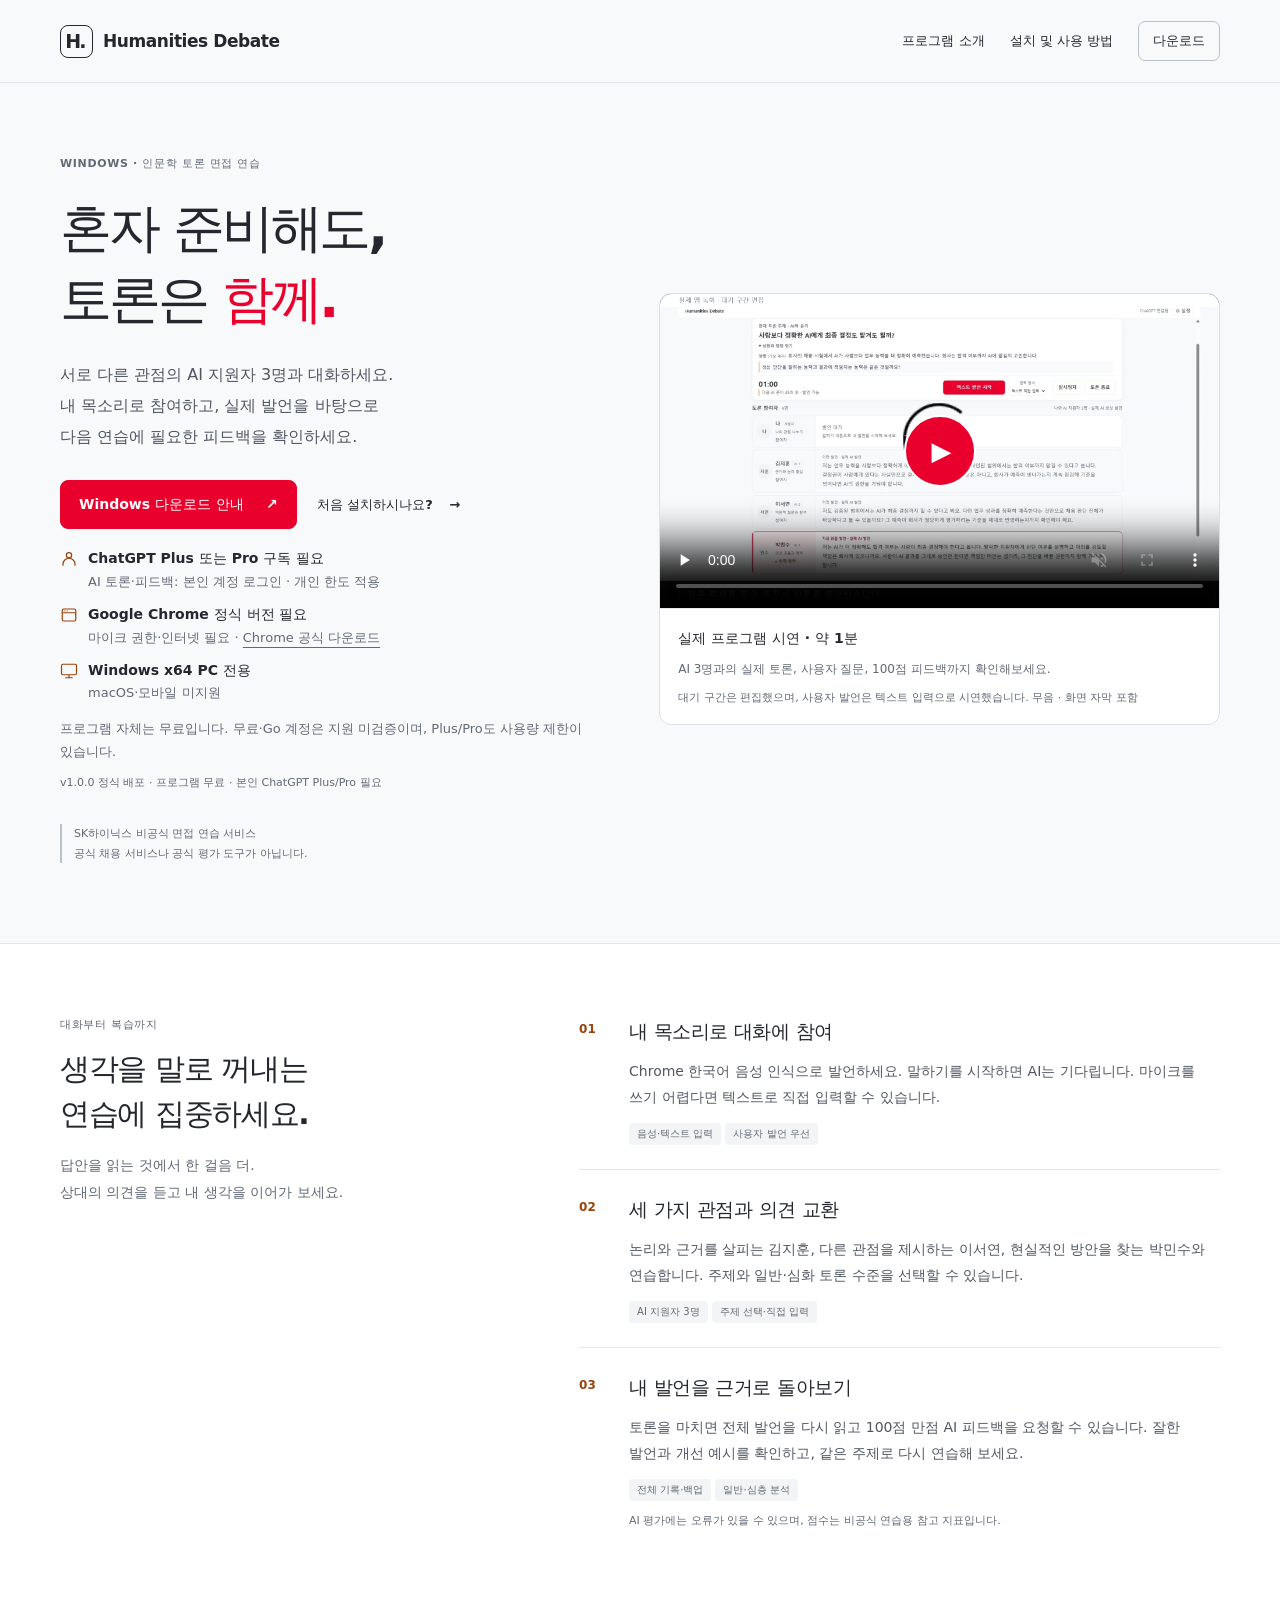
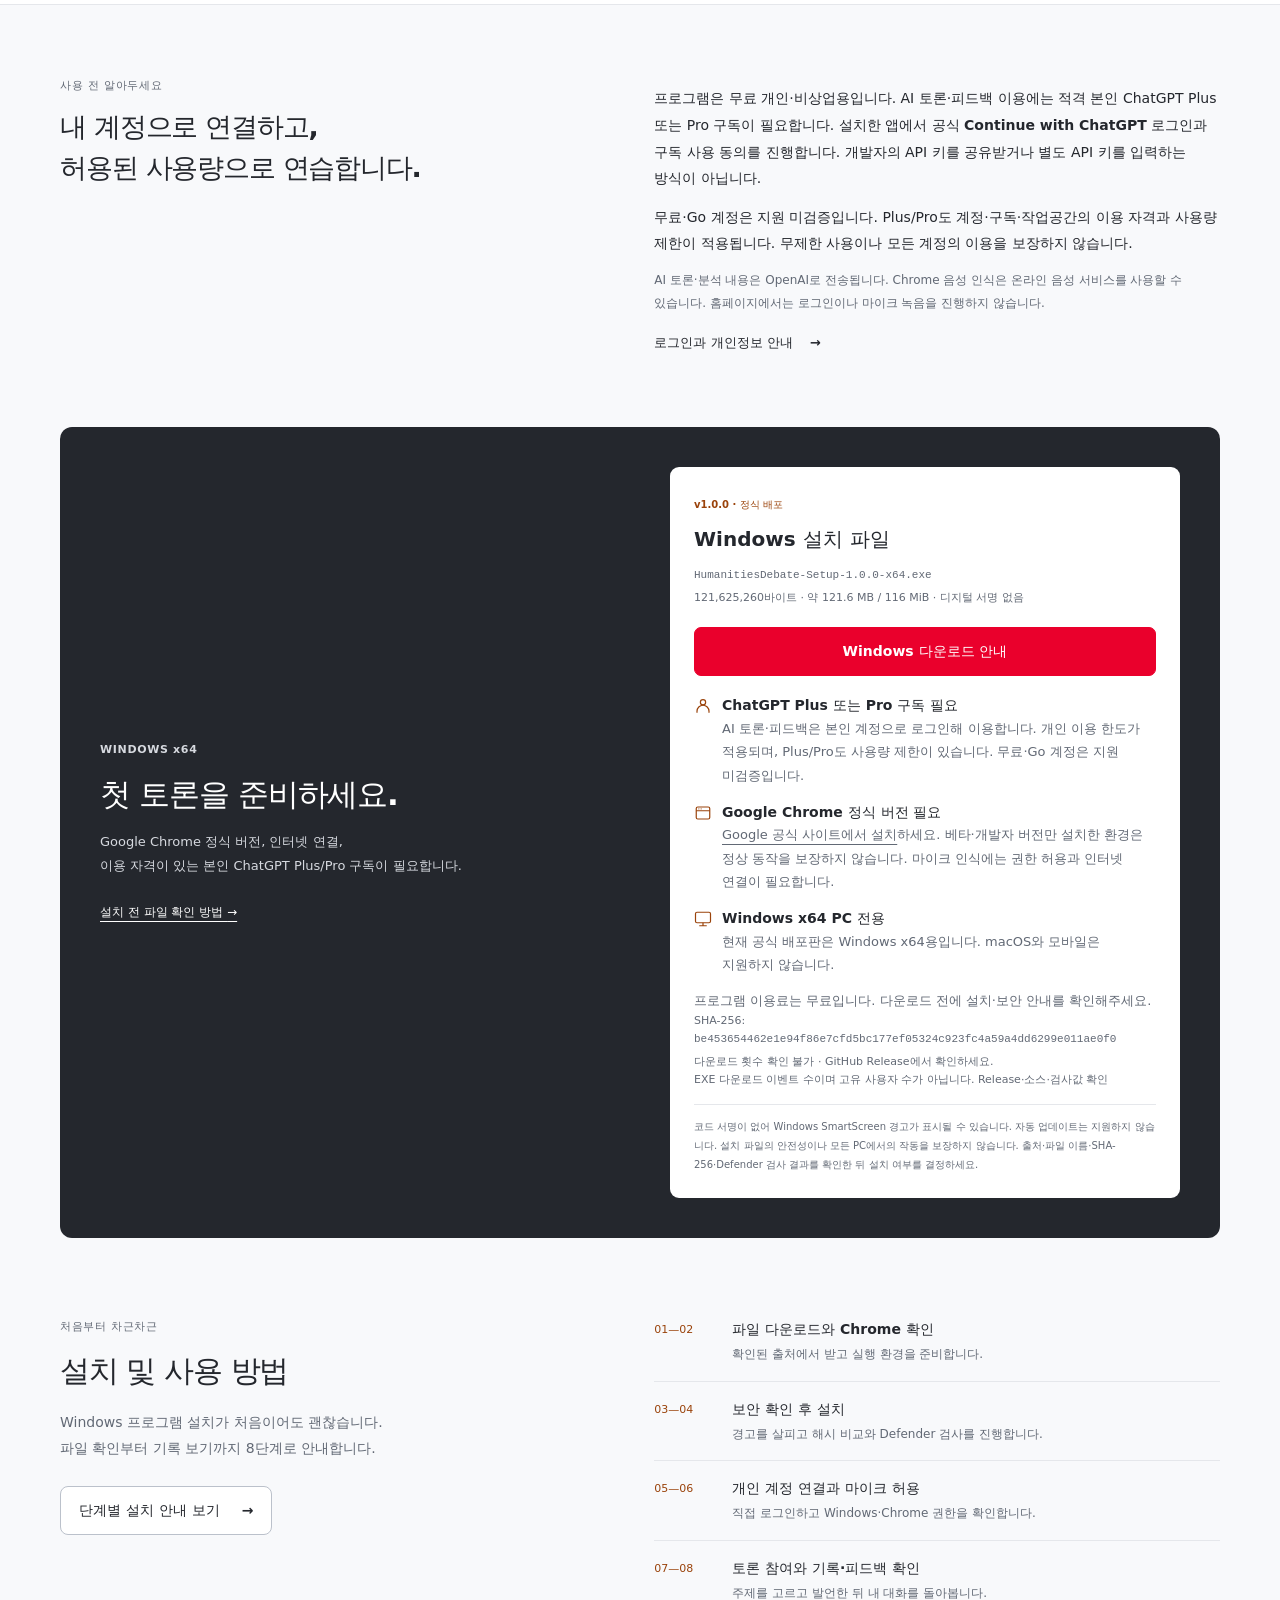
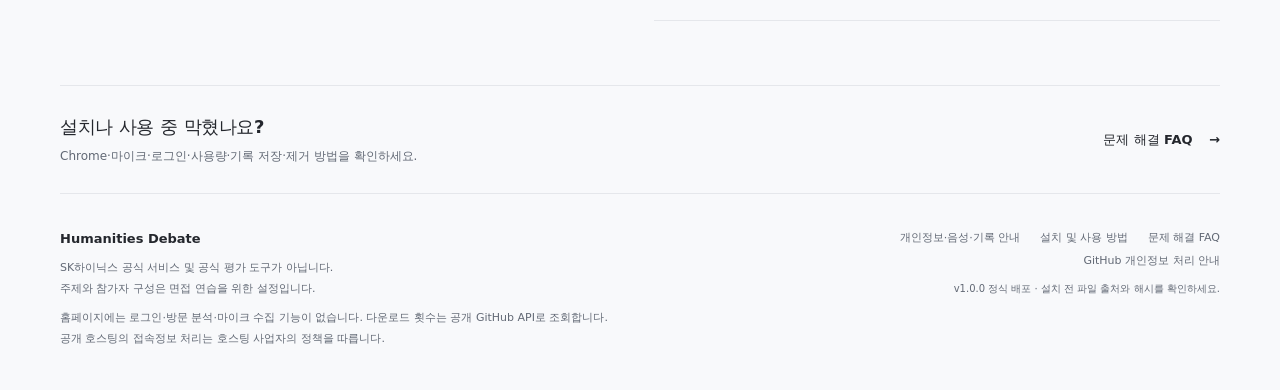
<file: index.html>
<!doctype html>
<html lang="ko">
<head>
  <meta charset="utf-8">
  <meta name="viewport" content="width=device-width, initial-scale=1">
  <meta name="description" content="Humanities Debate는 AI 지원자 3명과 한국어로 대화하고, 내 발언과 피드백을 돌아보는 Windows 인문학 토론 면접 연습 프로그램입니다.">
  <meta name="referrer" content="no-referrer">
  <meta http-equiv="Content-Security-Policy" content="default-src 'self'; script-src 'self'; style-src 'self'; img-src 'self' data:; connect-src https://api.github.com; object-src 'none'; base-uri 'none'; form-action 'none'">
  <title>Humanities Debate | 내 말로 연습하는 인문학 토론</title>
  <link rel="icon" href="./assets/favicon.svg" type="image/svg+xml">
  <link rel="stylesheet" href="./base.css">
  <link rel="stylesheet" href="./home.css">
  <script src="./config.js" defer></script>
  <script src="./site.js" defer></script>
  <script src="./demo.js" defer></script>
</head>
<body class="home-page">
  <a class="skip-link" href="#main">본문 바로가기</a>
  <header class="site-nav">
    <div class="container nav-inner">
      <a class="wordmark" href="./index.html" aria-label="Humanities Debate 홈"><span class="wordmark-symbol" aria-hidden="true">H.</span>Humanities Debate</a>
      <nav aria-label="주요 메뉴">
        <a href="#features">프로그램 소개</a>
        <a href="./guide.html">설치 및 사용 방법</a>
        <a href="./guide.html#before-download" class="nav-download">다운로드</a>
      </nav>
    </div>
  </header>

  <main id="main">
    <section class="hero container" aria-labelledby="hero-title">
      <div class="hero-copy">
        <p class="eyebrow">WINDOWS · 인문학 토론 면접 연습</p>
        <h1 id="hero-title">혼자 준비해도,<br>토론은 <em>함께.</em></h1>
        <p class="hero-description">서로 다른 관점의 AI 지원자 3명과 대화하세요.<br>내 목소리로 참여하고, 실제 발언을 바탕으로<br class="desktop-break"> 다음 연습에 필요한 피드백을 확인하세요.</p>
        <div class="hero-actions">
          <a class="site-button primary" href="./guide.html#before-download">Windows 다운로드 안내 <span aria-hidden="true">↗</span></a>
          <a class="text-link" href="./guide.html">처음 설치하시나요? <span aria-hidden="true">→</span></a>
        </div>
        <ul class="download-requirements hero-requirements" aria-label="다운로드 필수 이용 조건">
          <li><svg viewBox="0 0 24 24" width="18" height="18" fill="none" stroke="currentColor" stroke-width="1.6" aria-hidden="true" focusable="false"><circle cx="12" cy="7" r="3.5"/><path d="M4 21v-2a8 8 0 0 1 16 0v2"/></svg><div><strong>ChatGPT Plus 또는 Pro 구독 필요</strong><p>AI 토론·피드백: 본인 계정 로그인 · 개인 한도 적용</p></div></li>
          <li><svg viewBox="0 0 24 24" width="18" height="18" fill="none" stroke="currentColor" stroke-width="1.6" aria-hidden="true" focusable="false"><rect x="3" y="4" width="18" height="16" rx="2"/><path d="M3 9h18M6 6.5h1m2 0h1"/></svg><div><strong>Google Chrome 정식 버전 필요</strong><p>마이크 권한·인터넷 필요 · <a href="https://www.google.com/chrome/" target="_blank" rel="noopener noreferrer">Chrome 공식 다운로드</a></p></div></li>
          <li><svg viewBox="0 0 24 24" width="18" height="18" fill="none" stroke="currentColor" stroke-width="1.6" aria-hidden="true" focusable="false"><rect x="2" y="3" width="20" height="14" rx="2"/><path d="M12 17v4m-5 0h10"/></svg><div><strong>Windows x64 PC 전용</strong><p>macOS·모바일 미지원</p></div></li>
        </ul>
        <p class="requirements-note">프로그램 자체는 무료입니다. 무료·Go 계정은 지원 미검증이며, Plus/Pro도 사용량 제한이 있습니다.</p>
        <p class="hero-note" data-download-summary data-ready-text="v1.0.0 정식 배포 · 프로그램 무료 · 본인 ChatGPT Plus/Pro 필요">v1.0.0 정식 배포 · 프로그램 무료 · 본인 ChatGPT Plus/Pro 필요</p>
        <p class="unofficial">SK하이닉스 비공식 면접 연습 서비스<br>공식 채용 서비스나 공식 평가 도구가 아닙니다.</p>
      </div>

      <figure class="hero-demo" id="demo" aria-label="실제 프로그램 시연">
        <div class="demo-player">
          <video id="program-demo" controls playsinline muted preload="none" width="1920" height="1080" poster="./assets/demo-poster.png" aria-label="Humanities Debate 실제 프로그램 시연 영상" aria-describedby="demo-caption" tabindex="0">
            <source src="./assets/Humanities-Debate-v1.0.0-demo.mp4" type="video/mp4">
            이 브라우저에서는 영상을 재생할 수 없습니다. <a href="./assets/Humanities-Debate-v1.0.0-demo.mp4">시연 영상 파일 열기</a>
          </video>
          <button class="demo-play" type="button" aria-label="실제 프로그램 시연 영상 재생" aria-controls="program-demo" hidden><span aria-hidden="true">▶</span></button>
        </div>
        <figcaption id="demo-caption"><strong>실제 프로그램 시연 · 약 1분</strong><span>AI 3명과의 실제 토론, 사용자 질문, 100점 피드백까지 확인해보세요.</span><span class="demo-notice">대기 구간은 편집했으며, 사용자 발언은 텍스트 입력으로 시연했습니다. 무음 · 화면 자막 포함</span><p class="demo-status" data-demo-status role="status"></p></figcaption>
      </figure>
    </section>

    <section class="features-section" id="features" aria-labelledby="features-title">
      <div class="container">
        <div class="section-intro"><p class="eyebrow">대화부터 복습까지</p><h2 id="features-title">생각을 말로 꺼내는<br>연습에 집중하세요.</h2><p>답안을 읽는 것에서 한 걸음 더.<br>상대의 의견을 듣고 내 생각을 이어가 보세요.</p></div>
        <div class="feature-list">
          <article class="feature-row"><span class="feature-number">01</span><div><h3>내 목소리로 대화에 참여</h3><p>Chrome 한국어 음성 인식으로 발언하세요. 말하기를 시작하면 AI는 기다립니다. 마이크를 쓰기 어렵다면 텍스트로 직접 입력할 수 있습니다.</p><span class="feature-tag">음성·텍스트 입력</span><span class="feature-tag">사용자 발언 우선</span></div></article>
          <article class="feature-row"><span class="feature-number">02</span><div><h3>세 가지 관점과 의견 교환</h3><p>논리와 근거를 살피는 김지훈, 다른 관점을 제시하는 이서연, 현실적인 방안을 찾는 박민수와 연습합니다. 주제와 일반·심화 토론 수준을 선택할 수 있습니다.</p><span class="feature-tag">AI 지원자 3명</span><span class="feature-tag">주제 선택·직접 입력</span></div></article>
          <article class="feature-row"><span class="feature-number">03</span><div><h3>내 발언을 근거로 돌아보기</h3><p>토론을 마치면 전체 발언을 다시 읽고 100점 만점 AI 피드백을 요청할 수 있습니다. 잘한 발언과 개선 예시를 확인하고, 같은 주제로 다시 연습해 보세요.</p><span class="feature-tag">전체 기록·백업</span><span class="feature-tag">일반·심층 분석</span><p class="feature-footnote">AI 평가에는 오류가 있을 수 있으며, 점수는 비공식 연습용 참고 지표입니다.</p></div></article>
        </div>
      </div>
    </section>

    <section class="account-section container" aria-labelledby="account-title">
      <div><p class="eyebrow">사용 전 알아두세요</p><h2 id="account-title">내 계정으로 연결하고,<br>허용된 사용량으로 연습합니다.</h2></div>
      <div class="account-copy"><p>프로그램은 무료 개인·비상업용입니다. AI 토론·피드백 이용에는 적격 본인 ChatGPT Plus 또는 Pro 구독이 필요합니다. 설치한 앱에서 공식 <strong>Continue with ChatGPT</strong> 로그인과 구독 사용 동의를 진행합니다. 개발자의 API 키를 공유받거나 별도 API 키를 입력하는 방식이 아닙니다.</p><p>무료·Go 계정은 지원 미검증입니다. Plus/Pro도 계정·구독·작업공간의 이용 자격과 사용량 제한이 적용됩니다. 무제한 사용이나 모든 계정의 이용을 보장하지 않습니다.</p><p class="muted">AI 토론·분석 내용은 OpenAI로 전송됩니다. Chrome 음성 인식은 온라인 음성 서비스를 사용할 수 있습니다. 홈페이지에서는 로그인이나 마이크 녹음을 진행하지 않습니다.</p><a class="text-link" href="./guide.html#privacy-data">로그인과 개인정보 안내 <span aria-hidden="true">→</span></a></div>
    </section>

    <section class="download-section container" id="download" aria-labelledby="download-title">
      <div class="download-panel">
        <div class="download-intro"><p class="eyebrow">WINDOWS x64</p><h2 id="download-title">첫 토론을 준비하세요.</h2><p>Google Chrome 정식 버전, 인터넷 연결,<br>이용 자격이 있는 본인 ChatGPT Plus/Pro 구독이 필요합니다.</p><a href="./guide.html#step-security">설치 전 파일 확인 방법 <span aria-hidden="true">→</span></a></div>
        <div class="download-card">
          <span class="release-tag">v1.0.0 · 정식 배포</span><h3>Windows 설치 파일</h3>
          <p class="download-file"><code>HumanitiesDebate-Setup-1.0.0-x64.exe</code></p>
          <p class="download-size">121,625,260바이트 · 약 121.6 MB / 116 MiB · 디지털 서명 없음</p>
          <div class="guide-download"><a href="./guide.html#before-download">Windows 다운로드 안내</a></div>
          <ul class="download-requirements" aria-label="다운로드 필수 이용 조건">
            <li><svg viewBox="0 0 24 24" width="18" height="18" fill="none" stroke="currentColor" stroke-width="1.6" aria-hidden="true" focusable="false"><circle cx="12" cy="7" r="3.5"/><path d="M4 21v-2a8 8 0 0 1 16 0v2"/></svg><div><strong>ChatGPT Plus 또는 Pro 구독 필요</strong><p>AI 토론·피드백은 본인 계정으로 로그인해 이용합니다. 개인 이용 한도가 적용되며, Plus/Pro도 사용량 제한이 있습니다. 무료·Go 계정은 지원 미검증입니다.</p></div></li>
            <li><svg viewBox="0 0 24 24" width="18" height="18" fill="none" stroke="currentColor" stroke-width="1.6" aria-hidden="true" focusable="false"><rect x="3" y="4" width="18" height="16" rx="2"/><path d="M3 9h18M6 6.5h1m2 0h1"/></svg><div><strong>Google Chrome 정식 버전 필요</strong><p><a href="https://www.google.com/chrome/" target="_blank" rel="noopener noreferrer">Google 공식 사이트에서 설치</a>하세요. 베타·개발자 버전만 설치한 환경은 정상 동작을 보장하지 않습니다. 마이크 인식에는 권한 허용과 인터넷 연결이 필요합니다.</p></div></li>
            <li><svg viewBox="0 0 24 24" width="18" height="18" fill="none" stroke="currentColor" stroke-width="1.6" aria-hidden="true" focusable="false"><rect x="2" y="3" width="20" height="14" rx="2"/><path d="M12 17v4m-5 0h10"/></svg><div><strong>Windows x64 PC 전용</strong><p>현재 공식 배포판은 Windows x64용입니다. macOS와 모바일은 지원하지 않습니다.</p></div></li>
          </ul>
          <p class="requirements-note">프로그램 이용료는 무료입니다. 다운로드 전에 설치·보안 안내를 확인해주세요.</p>
          <p class="download-file">SHA-256: <code>be453654462e1e94f86e7cfd5bc177ef05324c923fc4a59a4dd6299e011ae0f0</code></p>
          <p class="download-size"><span data-download-count>다운로드 횟수 확인 중</span><br>EXE 다운로드 이벤트 수이며 고유 사용자 수가 아닙니다. <a href="https://github.com/humanities-debate/humanities-debate/releases/tag/v1.0.0" target="_blank" rel="noopener noreferrer">Release·소스·검사값 확인</a></p>
          <p class="download-caution">코드 서명이 없어 Windows SmartScreen 경고가 표시될 수 있습니다. 자동 업데이트는 지원하지 않습니다. 설치 파일의 안전성이나 모든 PC에서의 작동을 보장하지 않습니다. 출처·파일 이름·SHA-256·Defender 검사 결과를 확인한 뒤 설치 여부를 결정하세요.</p>
        </div>
      </div>
    </section>

    <section class="help-section container" id="installation" aria-labelledby="installation-title">
      <div class="help-intro"><p class="eyebrow">처음부터 차근차근</p><h2 id="installation-title">설치 및 사용 방법</h2><p>Windows 프로그램 설치가 처음이어도 괜찮습니다.<br>파일 확인부터 기록 보기까지 8단계로 안내합니다.</p><a class="site-button" href="./guide.html">단계별 설치 안내 보기 <span aria-hidden="true">→</span></a></div>
      <ol class="help-steps"><li><span>01—02</span><strong>파일 다운로드와 Chrome 확인</strong><p>확인된 출처에서 받고 실행 환경을 준비합니다.</p></li><li><span>03—04</span><strong>보안 확인 후 설치</strong><p>경고를 살피고 해시 비교와 Defender 검사를 진행합니다.</p></li><li><span>05—06</span><strong>개인 계정 연결과 마이크 허용</strong><p>직접 로그인하고 Windows·Chrome 권한을 확인합니다.</p></li><li><span>07—08</span><strong>토론 참여와 기록·피드백 확인</strong><p>주제를 고르고 발언한 뒤 내 대화를 돌아봅니다.</p></li></ol>
    </section>

    <section class="faq-link-section container" aria-labelledby="help-title"><div><h2 id="help-title">설치나 사용 중 막혔나요?</h2><p>Chrome·마이크·로그인·사용량·기록 저장·제거 방법을 확인하세요.</p></div><a class="text-link" href="./guide.html#guide-faq">문제 해결 FAQ <span aria-hidden="true">→</span></a></section>
  </main>

  <footer class="site-footer container"><div><strong>Humanities Debate</strong><p>SK하이닉스 공식 서비스 및 공식 평가 도구가 아닙니다.<br>주제와 참가자 구성은 면접 연습을 위한 설정입니다.</p><p>홈페이지에는 로그인·방문 분석·마이크 수집 기능이 없습니다. 다운로드 횟수는 공개 GitHub API로 조회합니다.<br>공개 호스팅의 접속정보 처리는 호스팅 사업자의 정책을 따릅니다.</p></div><div class="footer-links"><a href="./guide.html#privacy-data">개인정보·음성·기록 안내</a><a href="./guide.html">설치 및 사용 방법</a><a href="./guide.html#guide-faq">문제 해결 FAQ</a><a href="https://docs.github.com/en/site-policy/privacy-policies/github-general-privacy-statement" target="_blank" rel="noopener noreferrer">GitHub 개인정보 처리 안내</a><span data-download-summary data-ready-text="v1.0.0 정식 배포 · 설치 전 파일 출처와 해시를 확인하세요.">v1.0.0 정식 배포 · 설치 전 파일 출처와 해시를 확인하세요.</span></div></footer>
</body>
</html>
</file>
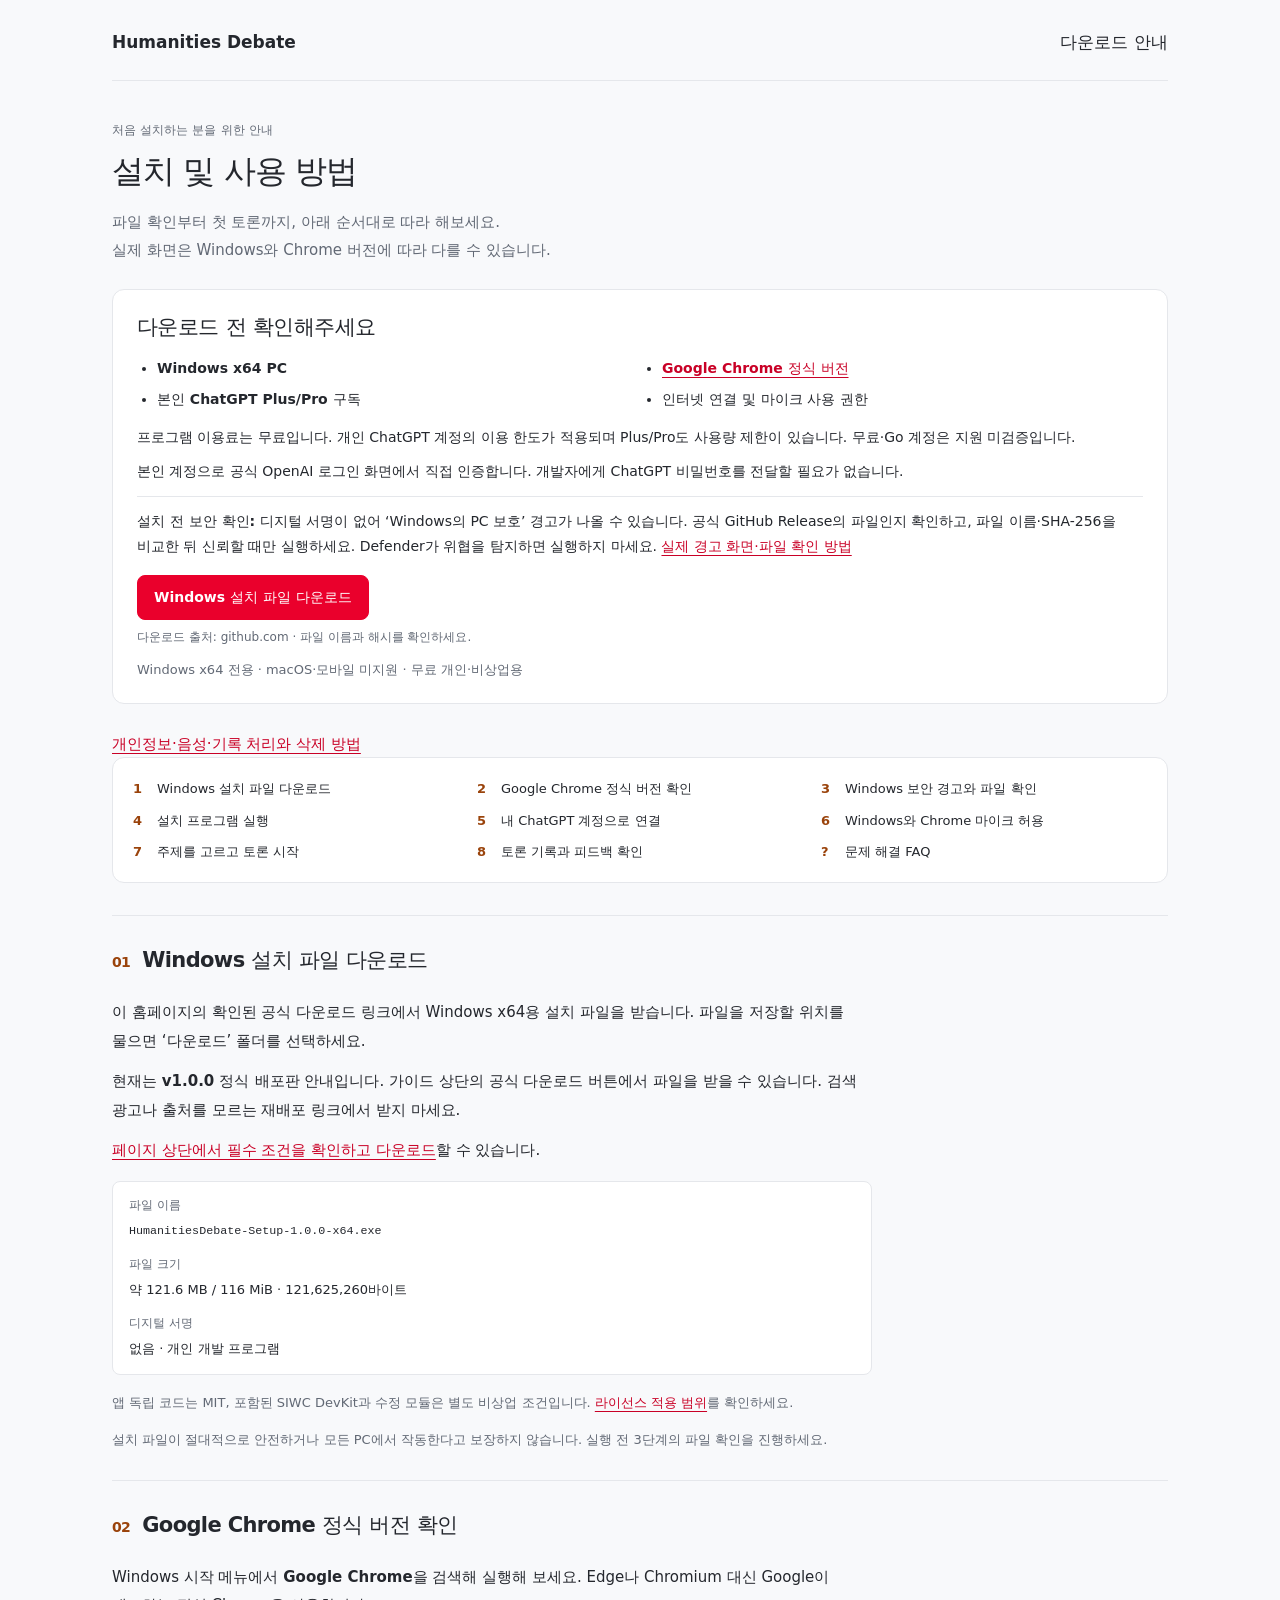
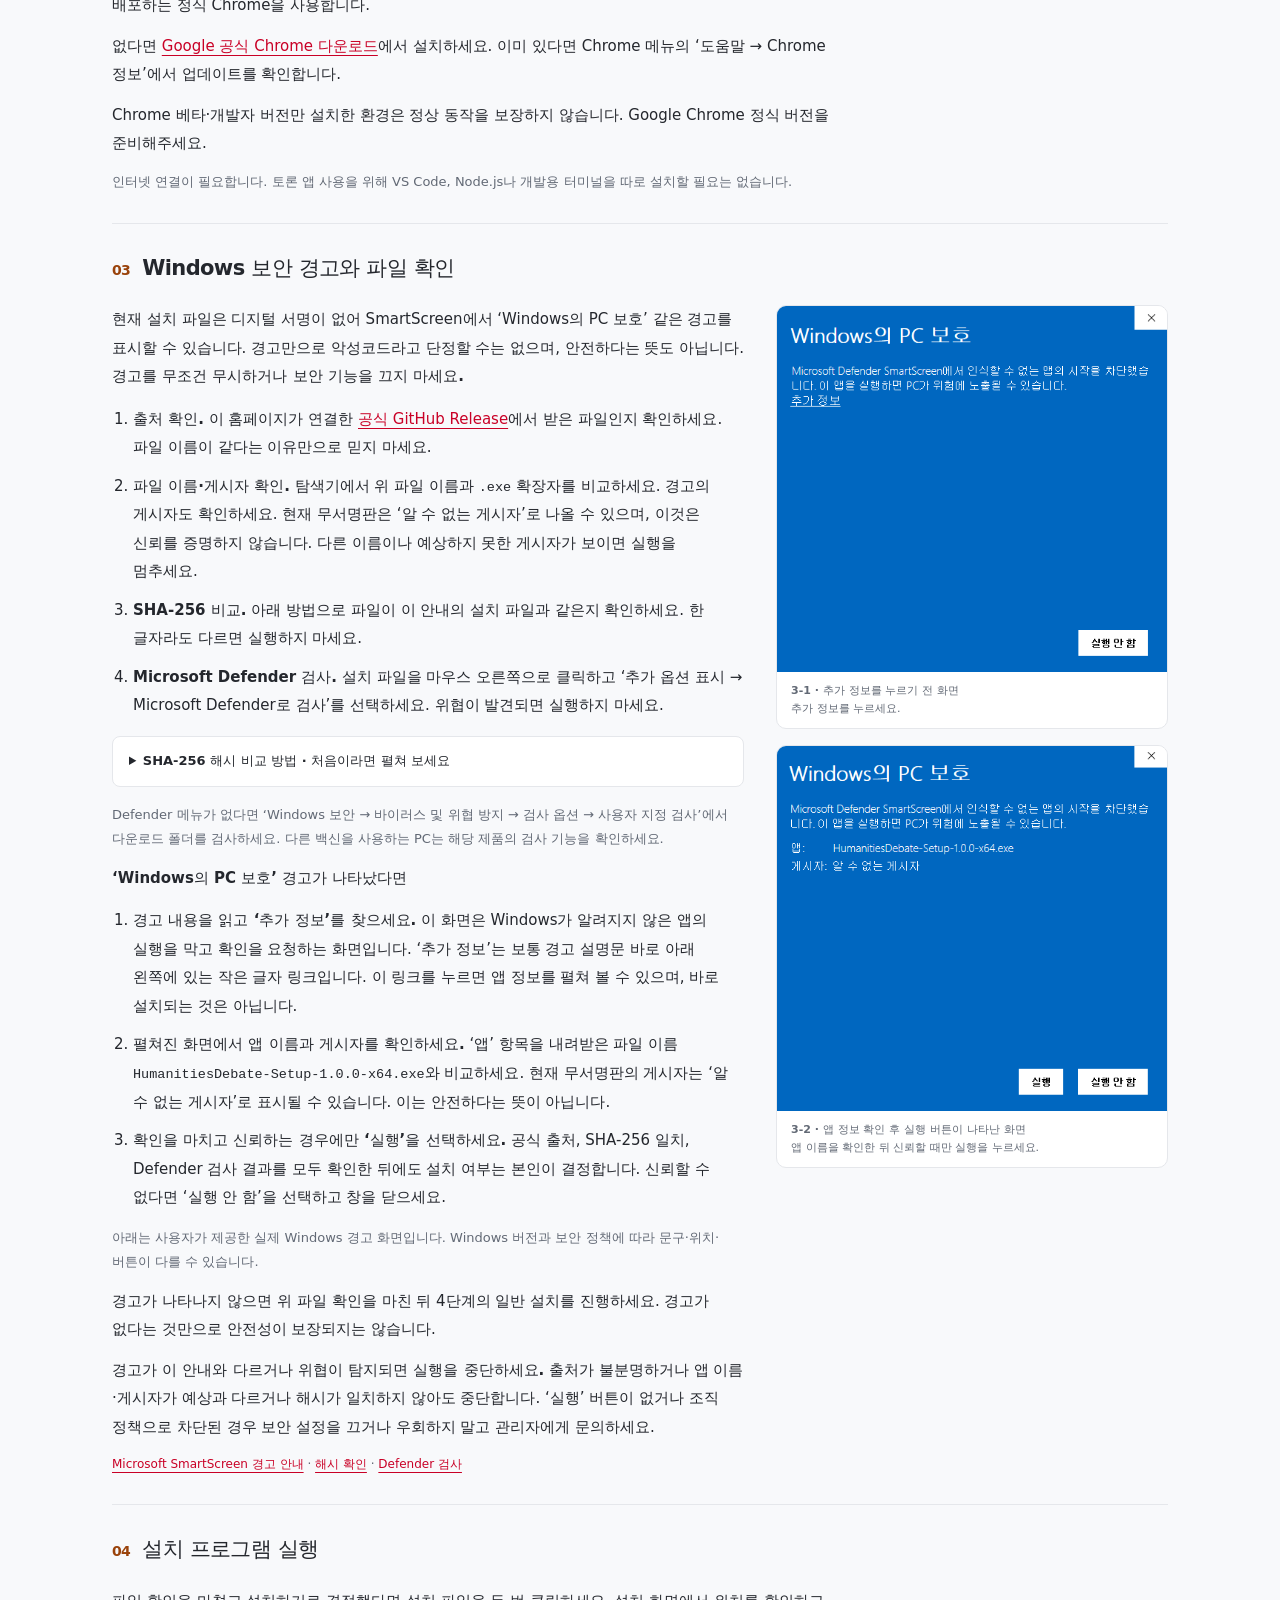
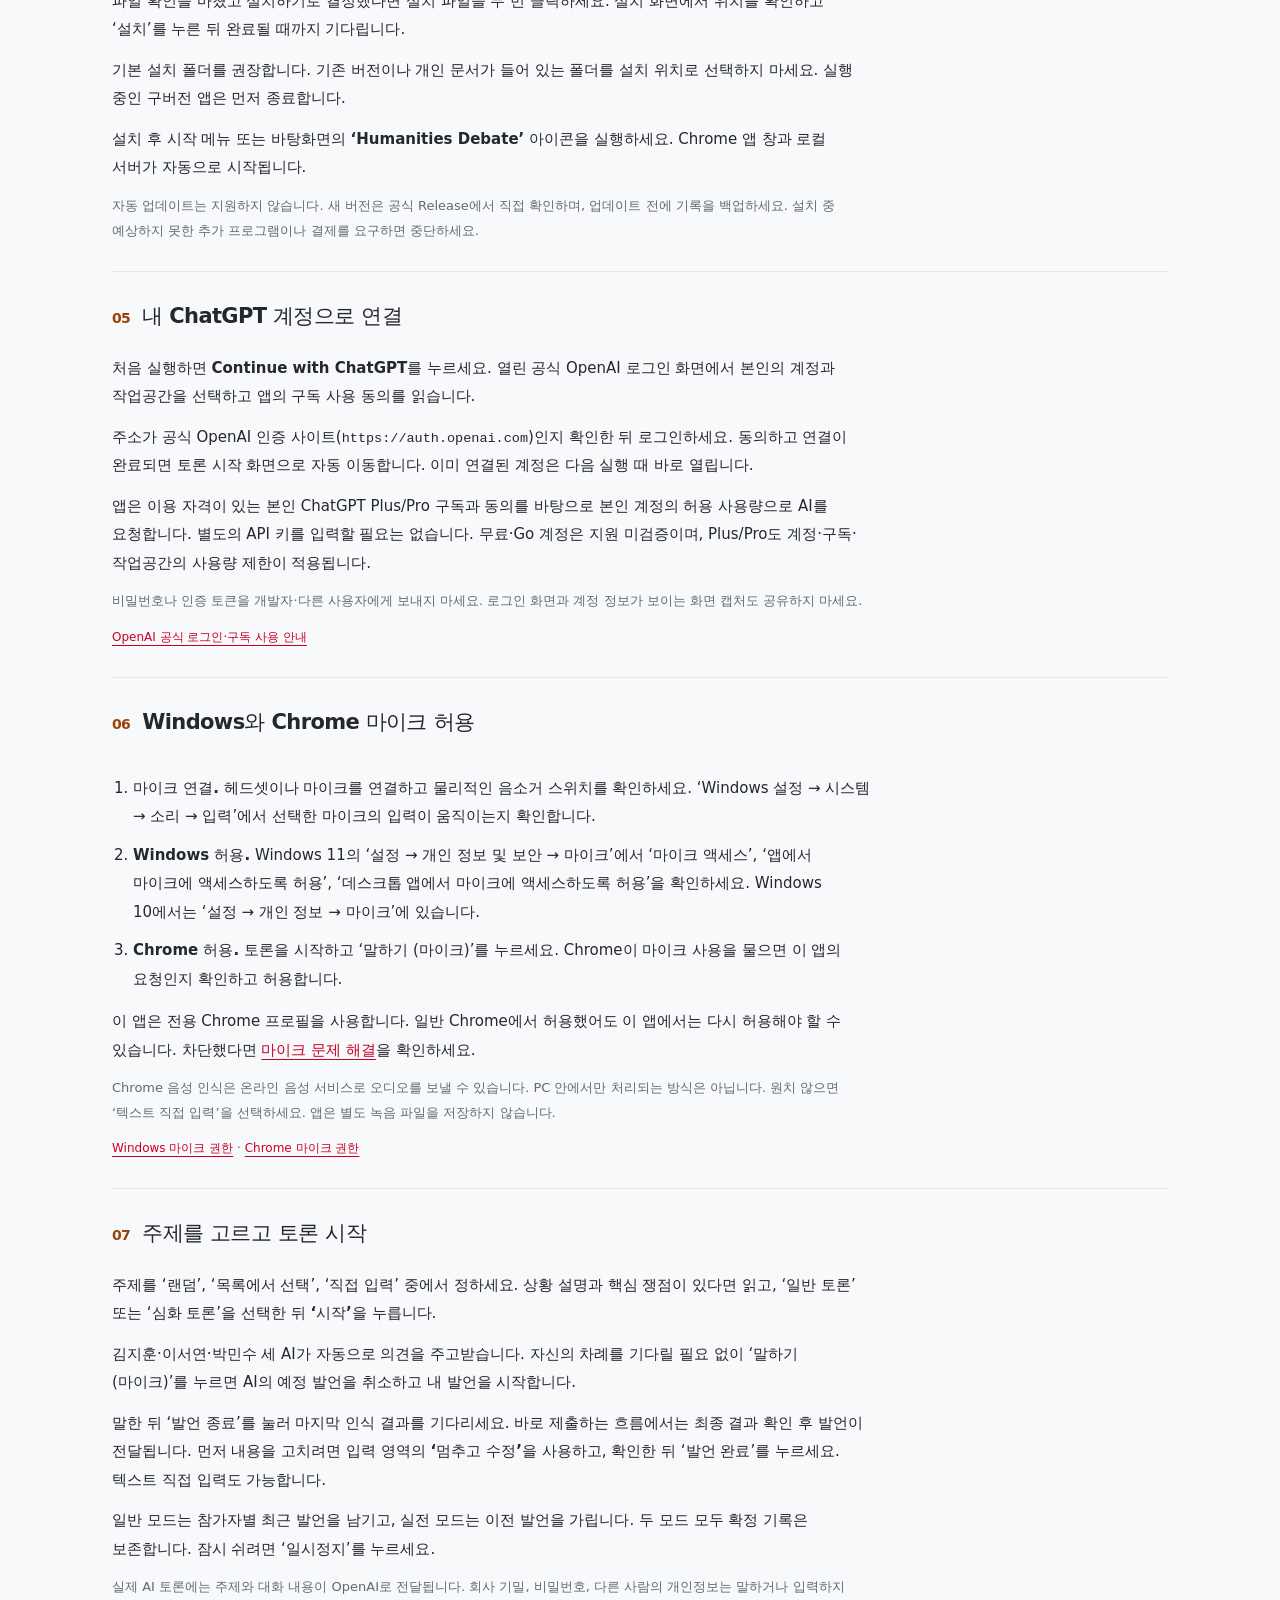
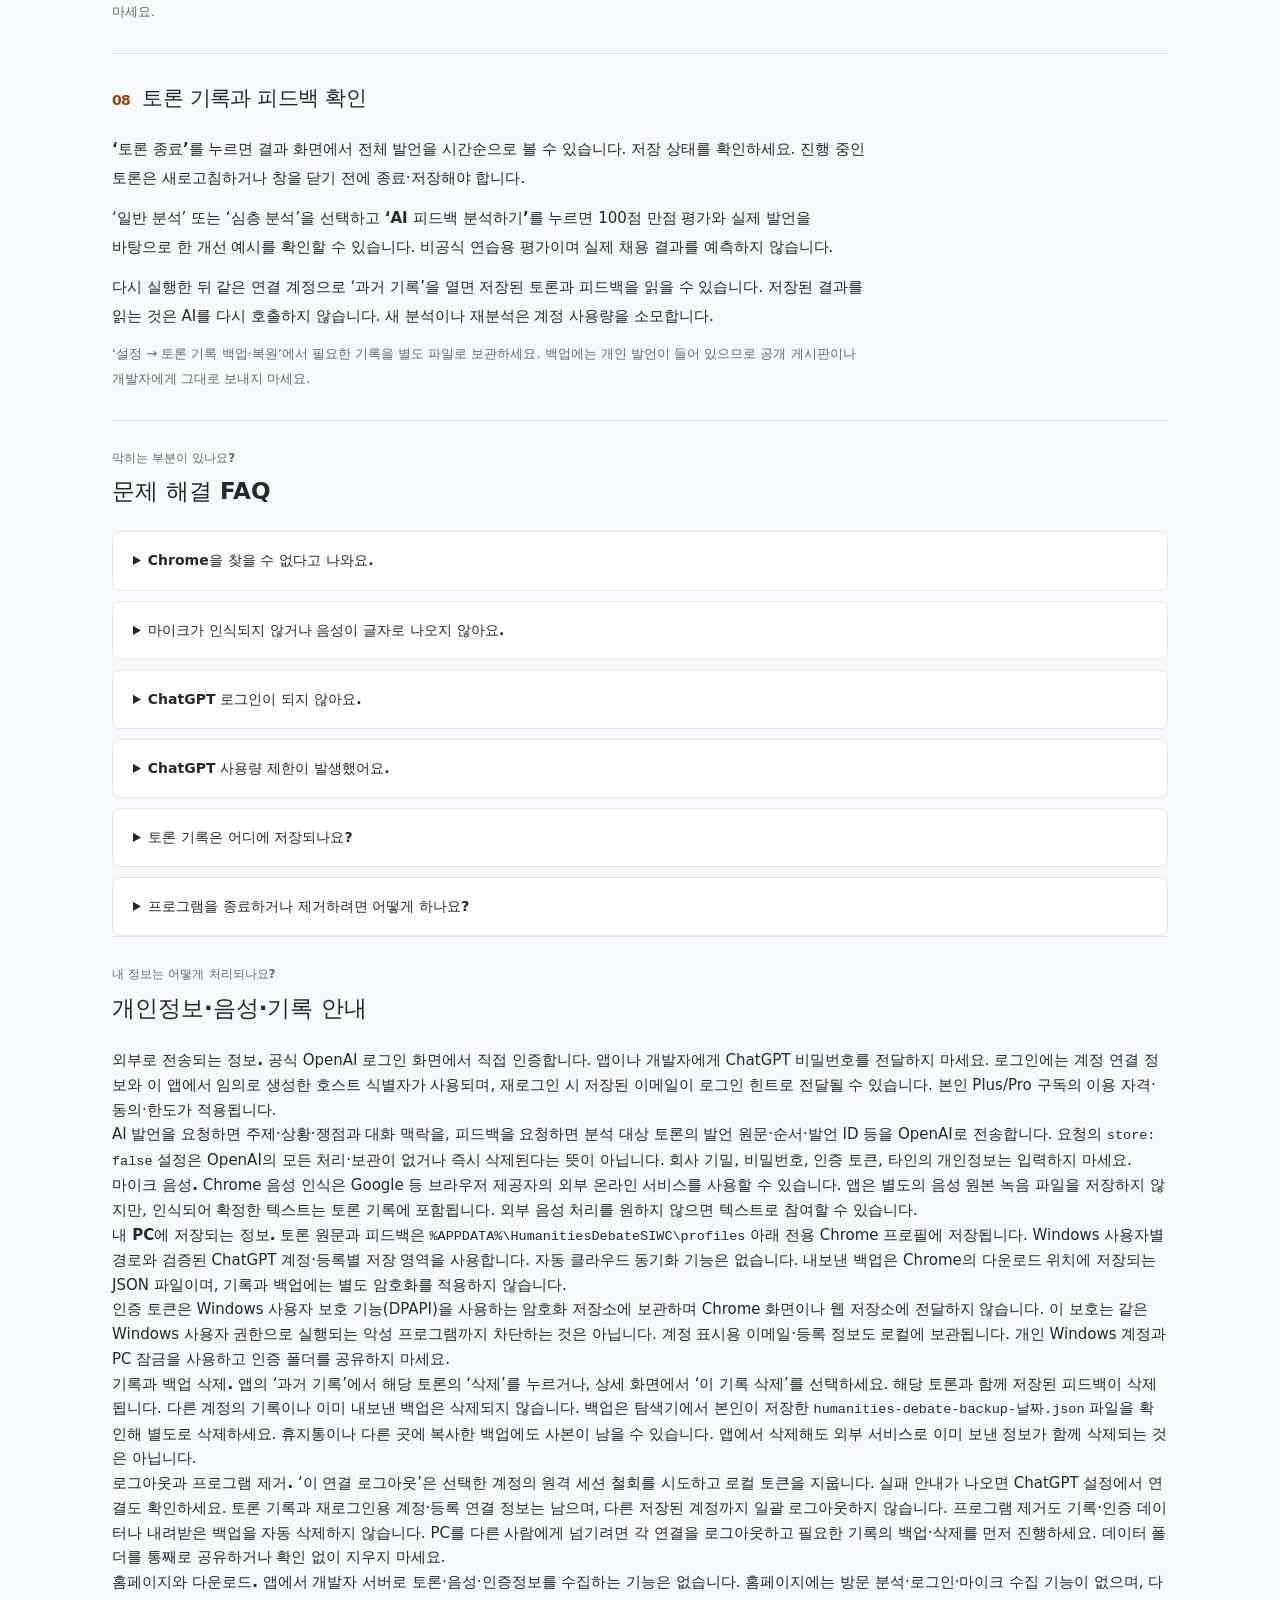
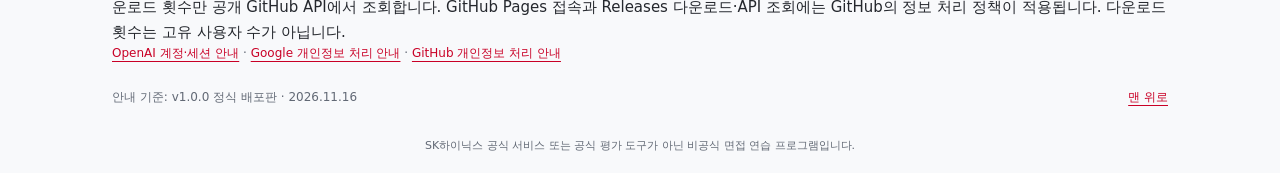
<file: guide.html>
<!doctype html>
<html lang="ko">
<head>
  <meta charset="utf-8">
  <meta name="viewport" content="width=device-width, initial-scale=1">
  <meta name="description" content="Humanities Debate 설치 및 사용 방법. 파일 확인, ChatGPT 로그인, Chrome 마이크 설정과 문제 해결을 안내합니다.">
  <meta name="referrer" content="no-referrer">
  <meta http-equiv="Content-Security-Policy" content="default-src 'self'; script-src 'self'; style-src 'self'; img-src 'self' data:; connect-src https://api.github.com; object-src 'none'; base-uri 'none'; form-action 'none'">
  <title>설치 및 사용 방법 | Humanities Debate</title>
  <link rel="icon" href="./assets/favicon.svg" type="image/svg+xml">
  <link rel="stylesheet" href="./base.css">
  <link rel="stylesheet" href="./guide.css">
  <script src="./config.js" defer></script>
  <script src="./site.js" defer></script>
</head>
<body>
  <a class="skip-link" href="#guide-title">설치 안내 바로가기</a>
  <main class="installation-guide" id="guide-top">
    <header class="guide-brand"><a href="./index.html">Humanities Debate</a><a href="./index.html#download">다운로드 안내</a></header>
    <section class="guide-intro" aria-labelledby="guide-title"><p class="guide-eyebrow">처음 설치하는 분을 위한 안내</p>
<h1 id="guide-title">설치 및 사용 방법</h1>
<p>파일 확인부터 첫 토론까지, 아래 순서대로 따라 해보세요.<br/>실제 화면은 Windows와 Chrome 버전에 따라 다를 수 있습니다.</p>
<section class="guide-preflight" id="before-download" aria-labelledby="preflight-title" tabindex="-1">
<h2 id="preflight-title">다운로드 전 확인해주세요</h2>
<ul class="preflight-requirements" aria-label="필수 이용 조건"><li><strong>Windows x64 PC</strong></li><li><strong><a href="https://www.google.com/chrome/" target="_blank" rel="noopener noreferrer">Google Chrome 정식 버전</a></strong></li><li><strong>본인 ChatGPT Plus/Pro 구독</strong></li><li><strong>인터넷 연결 및 마이크 사용 권한</strong></li></ul>
<p>프로그램 이용료는 <strong>무료</strong>입니다. 개인 ChatGPT 계정의 이용 한도가 적용되며 Plus/Pro도 사용량 제한이 있습니다. 무료·Go 계정은 지원 미검증입니다.</p>
<p>본인 계정으로 공식 OpenAI 로그인 화면에서 직접 인증합니다. 개발자에게 ChatGPT 비밀번호를 전달할 필요가 없습니다.</p>
<p class="preflight-security"><strong>설치 전 보안 확인:</strong> 디지털 서명이 없어 ‘Windows의 PC 보호’ 경고가 나올 수 있습니다. 공식 GitHub Release의 파일인지 확인하고, 파일 이름·SHA-256을 비교한 뒤 신뢰할 때만 실행하세요. Defender가 위협을 탐지하면 실행하지 마세요. <a href="#step-security">실제 경고 화면·파일 확인 방법</a></p>
<div class="guide-download" data-download-area><button type="button" disabled aria-describedby="guide-download-status">다운로드 준비 중</button><span id="guide-download-status">공식 다운로드 주소를 확인하고 있습니다.</span></div>
<p class="guide-note">Windows x64 전용 · macOS·모바일 미지원 · 무료 개인·비상업용</p>
</section>
</section>
<p><a href="#privacy-data">개인정보·음성·기록 처리와 삭제 방법</a></p>
<nav class="guide-toc" aria-label="설치 및 사용 단계 바로가기"><a href="#step-download"><span>1</span>Windows 설치 파일 다운로드</a><a href="#step-chrome"><span>2</span>Google Chrome 정식 버전 확인</a><a href="#step-security"><span>3</span>Windows 보안 경고와 파일 확인</a><a href="#step-install"><span>4</span>설치 프로그램 실행</a><a href="#step-login"><span>5</span>내 ChatGPT 계정으로 연결</a><a href="#step-microphone"><span>6</span>Windows와 Chrome 마이크 허용</a><a href="#step-debate"><span>7</span>주제를 고르고 토론 시작</a><a href="#step-records"><span>8</span>토론 기록과 피드백 확인</a><a href="#guide-faq"><span>?</span>문제 해결 FAQ</a></nav>
<ol class="guide-steps"><li id="step-download"><h2><span class="guide-step-number" aria-hidden="true">01</span>Windows 설치 파일 다운로드</h2>
<div class="guide-step-layout guide-step-layout--text"><div class="guide-step-copy"><p>이 홈페이지의 확인된 공식 다운로드 링크에서 Windows x64용 설치 파일을 받습니다. 파일을 저장할 위치를 물으면 ‘다운로드’ 폴더를 선택하세요.</p>
<p>현재는 <strong>v1.0.0 정식 배포판</strong> 안내입니다. <span data-download-note>페이지 상단의 공식 다운로드 버튼에서 받을 수 있습니다.</span> 검색 광고나 출처를 모르는 재배포 링크에서 받지 마세요.</p>
<p><a href="#before-download">페이지 상단에서 필수 조건을 확인하고 다운로드</a>할 수 있습니다.</p>
<dl class="guide-file-info"><div><dt>파일 이름</dt>
<dd><code>HumanitiesDebate-Setup-1.0.0-x64.exe</code></dd>
</div>
<div><dt>파일 크기</dt>
<dd>약 121.6 MB / 116 MiB · 121,625,260바이트</dd>
</div>
<div><dt>디지털 서명</dt>
<dd>없음 · 개인 개발 프로그램</dd>
</div>
</dl>
<p class="guide-note">앱 독립 코드는 MIT, 포함된 SIWC DevKit과 수정 모듈은 별도 비상업 조건입니다. <a href="https://github.com/humanities-debate/humanities-debate/blob/main/LICENSE_SCOPE.md" target="_blank" rel="noopener noreferrer">라이선스 적용 범위</a>를 확인하세요.</p>
<p class="guide-note">설치 파일이 절대적으로 안전하거나 모든 PC에서 작동한다고 보장하지 않습니다. 실행 전 3단계의 파일 확인을 진행하세요.</p>
</div>
</div>
</li>
<li id="step-chrome"><h2><span class="guide-step-number" aria-hidden="true">02</span>Google Chrome 정식 버전 확인</h2>
<div class="guide-step-layout guide-step-layout--text"><div class="guide-step-copy"><p>Windows 시작 메뉴에서 <strong>Google Chrome</strong>을 검색해 실행해 보세요. Edge나 Chromium 대신 Google이 배포하는 정식 Chrome을 사용합니다.</p>
<p>없다면 <a href="https://www.google.com/chrome/" target="_blank" rel="noopener noreferrer">Google 공식 Chrome 다운로드<span class="guide-sr-only"> (새 창)</span></a>에서 설치하세요. 이미 있다면 Chrome 메뉴의 ‘도움말 → Chrome 정보’에서 업데이트를 확인합니다.</p>
<p>Chrome 베타·개발자 버전만 설치한 환경은 정상 동작을 보장하지 않습니다. Google Chrome 정식 버전을 준비해주세요.</p>
<p class="guide-note">인터넷 연결이 필요합니다. 토론 앱 사용을 위해 VS Code, Node.js나 개발용 터미널을 따로 설치할 필요는 없습니다.</p>
</div>
</div>
</li>
<li id="step-security"><h2><span class="guide-step-number" aria-hidden="true">03</span>Windows 보안 경고와 파일 확인</h2>
<div class="guide-step-layout"><div class="guide-step-copy"><p>현재 설치 파일은 디지털 서명이 없어 SmartScreen에서 ‘Windows의 PC 보호’ 같은 경고를 표시할 수 있습니다. 경고만으로 악성코드라고 단정할 수는 없으며, 안전하다는 뜻도 아닙니다. <strong>경고를 무조건 무시하거나 보안 기능을 끄지 마세요.</strong></p>
<ol class="guide-checklist"><li><strong>출처 확인.</strong> 이 홈페이지가 연결한 <a href="https://github.com/humanities-debate/humanities-debate/releases/tag/v1.0.0" target="_blank" rel="noopener noreferrer">공식 GitHub Release</a>에서 받은 파일인지 확인하세요. 파일 이름이 같다는 이유만으로 믿지 마세요.</li>
<li><strong>파일 이름·게시자 확인.</strong> 탐색기에서 위 파일 이름과 <code>.exe</code> 확장자를 비교하세요. 경고의 게시자도 확인하세요. 현재 무서명판은 ‘알 수 없는 게시자’로 나올 수 있으며, 이것은 신뢰를 증명하지 않습니다. 다른 이름이나 예상하지 못한 게시자가 보이면 실행을 멈추세요.</li>
<li><strong>SHA-256 비교.</strong> 아래 방법으로 파일이 이 안내의 설치 파일과 같은지 확인하세요. 한 글자라도 다르면 실행하지 마세요.</li>
<li><strong>Microsoft Defender 검사.</strong> 설치 파일을 마우스 오른쪽으로 클릭하고 ‘추가 옵션 표시 → Microsoft Defender로 검사’를 선택하세요. 위협이 발견되면 실행하지 마세요.</li>
</ol>
<details class="guide-detail" id="guide-hash"><summary>SHA-256 해시 비교 방법 · 처음이라면 펼쳐 보세요</summary>
<p>해시는 파일 내용을 나타내는 64자리 값입니다. 이 단계에서만 파일 확인을 위해 Windows에 기본으로 있는 PowerShell을 사용합니다.</p>
<ol><li>Windows 시작 메뉴에서 ‘Windows PowerShell’을 검색해 여세요. 관리자 권한은 필요 없습니다.</li>
<li>설치 파일이 ‘다운로드’ 폴더에 있다면 아래 명령을 복사해 붙여넣고 Enter를 누르세요. 파일을 실행하거나 변경하지 않고 확인만 합니다.</li>
</ol>
<pre tabindex="0" aria-label="SHA-256 확인 명령"><code>Get-FileHash -Algorithm SHA256 -LiteralPath &quot;$env:USERPROFILE\Downloads\HumanitiesDebate-Setup-1.0.0-x64.exe&quot; | Format-List</code></pre><p>다른 폴더에 받았다면 탐색기에서 파일을 Shift + 오른쪽 클릭해 ‘경로로 복사’를 선택하세요. 명령의 큰따옴표 안 경로를 그 파일의 전체 경로로 바꾸세요. 따옴표가 두 겹으로 들어가지 않게 확인합니다.</p>
<p>출력에서 ‘Hash’ 옆의 값을 아래 값과 처음부터 끝까지 비교합니다. 영문 대문자·소문자는 달라도 됩니다. 오류가 나오면 파일 위치와 이름부터 다시 확인하세요.</p>
<strong class="guide-small-label">v1.0.0 설치 파일의 SHA-256</strong><code class="guide-hash">be453654462e1e94f86e7cfd5bc177ef05324c923fc4a59a4dd6299e011ae0f0</code><p class="guide-note">이 값은 위 파일 하나에만 해당합니다. 버전이나 파일이 바뀌면 새 해시가 필요합니다. 해시 일치는 파일의 동일성을 확인할 뿐, 안전성을 보장하지 않습니다. 비교할 값의 출처도 신뢰할 수 있어야 합니다.</p>
</details>
<p class="guide-note">Defender 메뉴가 없다면 ‘Windows 보안 → 바이러스 및 위협 방지 → 검사 옵션 → 사용자 지정 검사’에서 다운로드 폴더를 검사하세요. 다른 백신을 사용하는 PC는 해당 제품의 검사 기능을 확인하세요.</p>
<p><strong>‘Windows의 PC 보호’ 경고가 나타났다면</strong></p>
<ol class="guide-checklist" id="smartscreen-steps"><li><strong>경고 내용을 읽고 ‘추가 정보’를 찾으세요.</strong> 이 화면은 Windows가 알려지지 않은 앱의 실행을 막고 확인을 요청하는 화면입니다. ‘추가 정보’는 보통 경고 설명문 바로 아래 왼쪽에 있는 작은 글자 링크입니다. 이 링크를 누르면 앱 정보를 펼쳐 볼 수 있으며, 바로 설치되는 것은 아닙니다.</li>
<li><strong>펼쳐진 화면에서 앱 이름과 게시자를 확인하세요.</strong> ‘앱’ 항목을 내려받은 파일 이름 <code>HumanitiesDebate-Setup-1.0.0-x64.exe</code>와 비교하세요. 현재 무서명판의 게시자는 ‘알 수 없는 게시자’로 표시될 수 있습니다. 이는 안전하다는 뜻이 아닙니다.</li>
<li><strong>확인을 마치고 신뢰하는 경우에만 ‘실행’을 선택하세요.</strong> 공식 출처, SHA-256 일치, Defender 검사 결과를 모두 확인한 뒤에도 설치 여부는 본인이 결정합니다. 신뢰할 수 없다면 ‘실행 안 함’을 선택하고 창을 닫으세요.</li>
</ol>
<p class="guide-note">아래는 사용자가 제공한 실제 Windows 경고 화면입니다. Windows 버전과 보안 정책에 따라 문구·위치·버튼이 다를 수 있습니다.</p>
<p><strong>경고가 나타나지 않으면</strong> 위 파일 확인을 마친 뒤 4단계의 일반 설치를 진행하세요. 경고가 없다는 것만으로 안전성이 보장되지는 않습니다.</p>
<p><strong>경고가 이 안내와 다르거나 위협이 탐지되면 실행을 중단하세요.</strong> 출처가 불분명하거나 앱 이름·게시자가 예상과 다르거나 해시가 일치하지 않아도 중단합니다. ‘실행’ 버튼이 없거나 조직 정책으로 차단된 경우 보안 설정을 끄거나 우회하지 말고 관리자에게 문의하세요.</p>
<p class="guide-source"><a href="https://learn.microsoft.com/en-us/windows/apps/package-and-deploy/smartscreen-reputation" target="_blank" rel="noopener noreferrer">Microsoft SmartScreen 경고 안내<span class="guide-sr-only"> (새 창)</span></a> · <a href="https://learn.microsoft.com/en-us/powershell/module/microsoft.powershell.utility/get-filehash" target="_blank" rel="noopener noreferrer">해시 확인<span class="guide-sr-only"> (새 창)</span></a> · <a href="https://support.microsoft.com/en-us/windows/experience/scan-an-item-with-windows-security" target="_blank" rel="noopener noreferrer">Defender 검사<span class="guide-sr-only"> (새 창)</span></a></p>
</div>
<div class="guide-captures" aria-label="Windows 보안 경고 실제 화면">
<figure id="capture-security" class="guide-screenshot">
<img src="./assets/smartscreen-before.png" width="528" height="495" loading="lazy" decoding="async" alt="Windows의 PC 보호 경고 화면. 설명문 아래 왼쪽에 추가 정보 링크가 있습니다.">
<figcaption><strong>3-1 · 추가 정보를 누르기 전 화면</strong><br>추가 정보를 누르세요.</figcaption>
</figure>
<figure id="capture-security-details" class="guide-screenshot">
<img src="./assets/smartscreen-after.png" width="526" height="492" loading="lazy" decoding="async" alt="추가 정보를 누른 Windows 경고 화면. 앱 이름은 HumanitiesDebate-Setup-1.0.0-x64.exe이고, 게시자는 알 수 없는 게시자이며 아래에 실행 및 실행 안 함 버튼이 있습니다.">
<figcaption><strong>3-2 · 앱 정보 확인 후 실행 버튼이 나타난 화면</strong><br>앱 이름을 확인한 뒤 신뢰할 때만 실행을 누르세요.</figcaption>
</figure>
</div>
</div>
</li>
<li id="step-install"><h2><span class="guide-step-number" aria-hidden="true">04</span>설치 프로그램 실행</h2>
<div class="guide-step-layout guide-step-layout--text"><div class="guide-step-copy"><p>파일 확인을 마쳤고 설치하기로 결정했다면 설치 파일을 두 번 클릭하세요. 설치 화면에서 위치를 확인하고 ‘설치’를 누른 뒤 완료될 때까지 기다립니다.</p>
<p>기본 설치 폴더를 권장합니다. 기존 버전이나 개인 문서가 들어 있는 폴더를 설치 위치로 선택하지 마세요. 실행 중인 구버전 앱은 먼저 종료합니다.</p>
<p>설치 후 시작 메뉴 또는 바탕화면의 <strong>‘Humanities Debate’</strong> 아이콘을 실행하세요. Chrome 앱 창과 로컬 서버가 자동으로 시작됩니다.</p>
<p class="guide-note">자동 업데이트는 지원하지 않습니다. 새 버전은 공식 Release에서 직접 확인하며, 업데이트 전에 기록을 백업하세요. 설치 중 예상하지 못한 추가 프로그램이나 결제를 요구하면 중단하세요.</p>
</div>
</div>
</li>
<li id="step-login"><h2><span class="guide-step-number" aria-hidden="true">05</span>내 ChatGPT 계정으로 연결</h2>
<div class="guide-step-layout guide-step-layout--text"><div class="guide-step-copy"><p>처음 실행하면 <strong>Continue with ChatGPT</strong>를 누르세요. 열린 공식 OpenAI 로그인 화면에서 <strong>본인의 계정과 작업공간</strong>을 선택하고 앱의 구독 사용 동의를 읽습니다.</p>
<p>주소가 공식 OpenAI 인증 사이트(<code>https://auth.openai.com</code>)인지 확인한 뒤 로그인하세요. 동의하고 연결이 완료되면 토론 시작 화면으로 자동 이동합니다. 이미 연결된 계정은 다음 실행 때 바로 열립니다.</p>
<p>앱은 이용 자격이 있는 본인 ChatGPT Plus/Pro 구독과 동의를 바탕으로 본인 계정의 허용 사용량으로 AI를 요청합니다. 별도의 API 키를 입력할 필요는 없습니다. 무료·Go 계정은 지원 미검증이며, Plus/Pro도 계정·구독·작업공간의 사용량 제한이 적용됩니다.</p>
<p class="guide-note">비밀번호나 인증 토큰을 개발자·다른 사용자에게 보내지 마세요. 로그인 화면과 계정 정보가 보이는 화면 캡처도 공유하지 마세요.</p>
<p class="guide-source"><a href="https://developers.openai.com/siwc/token-sharing-open-source" target="_blank" rel="noopener noreferrer">OpenAI 공식 로그인·구독 사용 안내<span class="guide-sr-only"> (새 창)</span></a></p>
</div>
</div>
</li>
<li id="step-microphone"><h2><span class="guide-step-number" aria-hidden="true">06</span>Windows와 Chrome 마이크 허용</h2>
<div class="guide-step-layout guide-step-layout--text"><div class="guide-step-copy"><ol class="guide-checklist"><li><strong>마이크 연결.</strong> 헤드셋이나 마이크를 연결하고 물리적인 음소거 스위치를 확인하세요. ‘Windows 설정 → 시스템 → 소리 → 입력’에서 선택한 마이크의 입력이 움직이는지 확인합니다.</li>
<li><strong>Windows 허용.</strong> Windows 11의 ‘설정 → 개인 정보 및 보안 → 마이크’에서 ‘마이크 액세스’, ‘앱에서 마이크에 액세스하도록 허용’, ‘데스크톱 앱에서 마이크에 액세스하도록 허용’을 확인하세요. Windows 10에서는 ‘설정 → 개인 정보 → 마이크’에 있습니다.</li>
<li><strong>Chrome 허용.</strong> 토론을 시작하고 ‘말하기 (마이크)’를 누르세요. Chrome이 마이크 사용을 물으면 이 앱의 요청인지 확인하고 허용합니다.</li>
</ol>
<p>이 앱은 전용 Chrome 프로필을 사용합니다. 일반 Chrome에서 허용했어도 이 앱에서는 다시 허용해야 할 수 있습니다. 차단했다면 <a href="#faq-microphone">마이크 문제 해결</a>을 확인하세요.</p>
<p class="guide-note">Chrome 음성 인식은 온라인 음성 서비스로 오디오를 보낼 수 있습니다. PC 안에서만 처리되는 방식은 아닙니다. 원치 않으면 ‘텍스트 직접 입력’을 선택하세요. 앱은 별도 녹음 파일을 저장하지 않습니다.</p>
<p class="guide-source"><a href="https://support.microsoft.com/en-us/windows/privacy/turn-on-app-permissions-for-your-microphone-in-windows" target="_blank" rel="noopener noreferrer">Windows 마이크 권한<span class="guide-sr-only"> (새 창)</span></a> · <a href="https://support.google.com/chrome/answer/2693767?hl=ko" target="_blank" rel="noopener noreferrer">Chrome 마이크 권한<span class="guide-sr-only"> (새 창)</span></a></p>
</div>
</div>
</li>
<li id="step-debate"><h2><span class="guide-step-number" aria-hidden="true">07</span>주제를 고르고 토론 시작</h2>
<div class="guide-step-layout guide-step-layout--text"><div class="guide-step-copy"><p>주제를 ‘랜덤’, ‘목록에서 선택’, ‘직접 입력’ 중에서 정하세요. 상황 설명과 핵심 쟁점이 있다면 읽고, ‘일반 토론’ 또는 ‘심화 토론’을 선택한 뒤 <strong>‘시작’</strong>을 누릅니다.</p>
<p>김지훈·이서연·박민수 세 AI가 자동으로 의견을 주고받습니다. 자신의 차례를 기다릴 필요 없이 ‘말하기 (마이크)’를 누르면 AI의 예정 발언을 취소하고 내 발언을 시작합니다.</p>
<p>말한 뒤 ‘발언 종료’를 눌러 마지막 인식 결과를 기다리세요. 바로 제출하는 흐름에서는 최종 결과 확인 후 발언이 전달됩니다. 먼저 내용을 고치려면 입력 영역의 <strong>‘멈추고 수정’</strong>을 사용하고, 확인한 뒤 ‘발언 완료’를 누르세요. 텍스트 직접 입력도 가능합니다.</p>
<p>일반 모드는 참가자별 최근 발언을 남기고, 실전 모드는 이전 발언을 가립니다. 두 모드 모두 확정 기록은 보존합니다. 잠시 쉬려면 ‘일시정지’를 누르세요.</p>
<p class="guide-note">실제 AI 토론에는 주제와 대화 내용이 OpenAI로 전달됩니다. 회사 기밀, 비밀번호, 다른 사람의 개인정보는 말하거나 입력하지 마세요.</p>
</div>
</div>
</li>
<li id="step-records"><h2><span class="guide-step-number" aria-hidden="true">08</span>토론 기록과 피드백 확인</h2>
<div class="guide-step-layout guide-step-layout--text"><div class="guide-step-copy"><p><strong>‘토론 종료’</strong>를 누르면 결과 화면에서 전체 발언을 시간순으로 볼 수 있습니다. 저장 상태를 확인하세요. 진행 중인 토론은 새로고침하거나 창을 닫기 전에 종료·저장해야 합니다.</p>
<p>‘일반 분석’ 또는 ‘심층 분석’을 선택하고 <strong>‘AI 피드백 분석하기’</strong>를 누르면 100점 만점 평가와 실제 발언을 바탕으로 한 개선 예시를 확인할 수 있습니다. 비공식 연습용 평가이며 실제 채용 결과를 예측하지 않습니다.</p>
<p>다시 실행한 뒤 같은 연결 계정으로 ‘과거 기록’을 열면 저장된 토론과 피드백을 읽을 수 있습니다. 저장된 결과를 읽는 것은 AI를 다시 호출하지 않습니다. 새 분석이나 재분석은 계정 사용량을 소모합니다.</p>
<p class="guide-note">‘설정 → 토론 기록 백업·복원’에서 필요한 기록을 별도 파일로 보관하세요. 백업에는 개인 발언이 들어 있으므로 공개 게시판이나 개발자에게 그대로 보내지 마세요.</p>
</div>
</div>
</li>
</ol>
<section class="guide-faq" id="guide-faq" aria-labelledby="guide-faq-title"><p class="guide-eyebrow">막히는 부분이 있나요?</p>
<h2 id="guide-faq-title">문제 해결 FAQ</h2>
<details><summary>Chrome을 찾을 수 없다고 나와요.</summary>
<p><a href="https://www.google.com/chrome/" target="_blank" rel="noopener noreferrer">Google 공식 사이트<span class="guide-sr-only"> (새 창)</span></a>에서 정식 Chrome을 설치하고 한 번 실행한 뒤 앱을 다시 여세요. 베타·개발자 버전만 설치한 환경은 정상 동작을 보장하지 않습니다. Edge나 포터블 Chromium은 대신 사용할 수 없습니다. 학교·회사 PC에서 설치가 막혔다면 관리자에게 문의하세요.</p>
</details>
<details id="faq-microphone"><summary>마이크가 인식되지 않거나 음성이 글자로 나오지 않아요.</summary>
<p>먼저 Windows ‘소리 → 입력’에서 마이크 입력이 감지되는지 확인하세요. 입력이 없으면 연결·음소거·입력 장치를 점검합니다. 입력은 되는데 글자로 나오지 않으면 <a href="#step-microphone">6단계의 두 권한</a>과 인터넷 연결을 확인하세요.</p>
<p>앱 창의 Chrome 메뉴에서 ‘설정 → 개인 정보 보호 및 보안 → 사이트 설정 → 마이크’를 열어 이 앱의 로컬 주소가 차단되어 있지 않은지 확인하세요. 일반 Chrome 창이 아닌 앱의 전용 Chrome 프로필에서 확인해야 합니다.</p>
<p>‘마이크 다시 켜기’로 수동 복구할 수 있습니다. 계속 실패하면 ‘텍스트 직접 입력’을 사용하세요. 음성 인식은 브라우저 서비스 장애나 네트워크에 영향을 받을 수 있으며, 재시도로 반드시 해결되지는 않습니다. 확정된 문장이나 기록을 삭제하며 복구하지 마세요.</p>
</details>
<details><summary>ChatGPT 로그인이 되지 않아요.</summary>
<p>AI 토론·피드백에는 본인 ChatGPT Plus/Pro 구독이 필요합니다. 무료·Go 계정은 지원 미검증이며, Plus/Pro도 무제한 이용은 아닙니다.</p>
<p>인터넷과 PC 날짜·시간을 확인하고, 공식 OpenAI 인증 페이지에서 본인 계정·작업공간 및 구독 사용 동의를 확인하세요. 앱의 ‘설정 → 연결 오류 복구’에서 다시 시도할 수 있습니다. 인증이 만료되었다는 안내가 나오면 공식 로그인으로 다시 연결하세요.</p>
<p>이용 자격이나 작업공간 정책으로 거부된 경우 로그인을 반복해도 해결되지 않을 수 있습니다. 다른 계정으로 연결하려면 ‘설정 → 다른 계정 추가’를 사용하세요. 비밀번호·토큰·인증 폴더를 전달하거나 직접 편집하지 마세요.</p>
</details>
<details><summary>ChatGPT 사용량 제한이 발생했어요.</summary>
<p>AI 요청을 멈추고 ‘설정 → ChatGPT 사용량 관리’에서 해당 앱과 계정의 사용량·제한을 확인하세요. 계정 전체 또는 앱에 설정된 한도일 수 있습니다. 정확한 재개 시점은 공식 사용량 화면의 안내를 따르세요.</p>
<p>이 앱만의 별도 무제한 사용량은 아닙니다. 반복 클릭으로 제한을 우회하지 마세요. 저장된 기록과 피드백은 추가 AI 호출 없이 읽을 수 있습니다. 새 연습 때 일반 토론·일반 분석을 선택하면 불필요한 고성능 설정 사용을 줄일 수 있지만, 절약 비율을 보장하지는 않습니다.</p>
<p class="guide-source"><a href="https://developers.openai.com/siwc/token-sharing-open-source/profiles-and-sessions" target="_blank" rel="noopener noreferrer">공식 사용량 안내<span class="guide-sr-only"> (새 창)</span></a> · <a href="https://developers.openai.com/siwc/token-sharing-open-source/errors-and-recovery" target="_blank" rel="noopener noreferrer">공식 오류·복구 안내<span class="guide-sr-only"> (새 창)</span></a></p>
</details>
<details><summary>토론 기록은 어디에 저장되나요?</summary>
<p>이 PC의 Windows 사용자별 앱 데이터 안에 있는 전용 Chrome 프로필에 저장됩니다. 같은 프로필에서도 연결된 ChatGPT 계정·등록별로 구분하며, 일반 Chrome의 기록이나 다른 PC와 자동 동기화되지 않습니다.</p>
<p>설치판의 기본 데이터 위치는 <code>%APPDATA%\HumanitiesDebateSIWC\profiles</code> 아래입니다. 폴더 전체를 옮기거나 삭제하지 말고 ‘설정 → 토론 기록 백업·복원’으로 본인 기록만 내보내세요. 인증정보가 들어 있는 데이터 폴더를 다른 사람에게 보내지 마세요.</p>
<p>로컬 기록은 저장될 뿐 모두 암호화되는 것은 아닙니다. 같은 Windows 계정을 여러 사람이 공유하면 완전한 보호 경계가 되지 않으므로 개인 Windows 계정과 PC 잠금을 사용하세요.</p>
</details>
<details><summary>프로그램을 종료하거나 제거하려면 어떻게 하나요?</summary>
<p>진행 중인 토론을 종료·저장한 뒤 Chrome 앱 메인 창의 X 또는 ‘설정 → 프로그램 완전 종료’를 사용하세요. 설정 패널의 ‘닫기’는 프로그램 종료가 아닙니다.</p>
<p>제거 전 필요한 기록을 백업하세요. 계정 연결도 해제하려면 앱 설정에서 먼저 로그아웃하고, 원격 해제에 실패했다는 안내가 나오면 ChatGPT의 연결·사용량 관리에서도 확인하세요.</p>
<p>Windows 11에서는 ‘설정 → 앱 → 설치된 앱’에서 ‘Humanities Debate’을 찾아 ‘제거’를 선택합니다. Windows 10에서는 ‘앱 및 기능’에 있습니다. 현재 설치판은 제거해도 토론 기록을 자동 삭제하지 않습니다. 프로그램 제거와 계정 연결 해제는 별개입니다.</p>
</details>
</section>
<section class="guide-faq" id="privacy-data" aria-labelledby="privacy-title">
<p class="guide-eyebrow">내 정보는 어떻게 처리되나요?</p>
<h2 id="privacy-title">개인정보·음성·기록 안내</h2>
<p><strong>외부로 전송되는 정보.</strong> 공식 OpenAI 로그인 화면에서 직접 인증합니다. 앱이나 개발자에게 ChatGPT 비밀번호를 전달하지 마세요. 로그인에는 계정 연결 정보와 이 앱에서 임의로 생성한 호스트 식별자가 사용되며, 재로그인 시 저장된 이메일이 로그인 힌트로 전달될 수 있습니다. 본인 Plus/Pro 구독의 이용 자격·동의·한도가 적용됩니다.</p>
<p>AI 발언을 요청하면 주제·상황·쟁점과 대화 맥락을, 피드백을 요청하면 분석 대상 토론의 발언 원문·순서·발언 ID 등을 OpenAI로 전송합니다. 요청의 <code>store: false</code> 설정은 OpenAI의 모든 처리·보관이 없거나 즉시 삭제된다는 뜻이 아닙니다. 회사 기밀, 비밀번호, 인증 토큰, 타인의 개인정보는 입력하지 마세요.</p>
<p><strong>마이크 음성.</strong> Chrome 음성 인식은 Google 등 브라우저 제공자의 외부 온라인 서비스를 사용할 수 있습니다. 앱은 별도의 음성 원본 녹음 파일을 저장하지 않지만, 인식되어 확정한 텍스트는 토론 기록에 포함됩니다. 외부 음성 처리를 원하지 않으면 텍스트로 참여할 수 있습니다.</p>
<p><strong>내 PC에 저장되는 정보.</strong> 토론 원문과 피드백은 <code>%APPDATA%\HumanitiesDebateSIWC\profiles</code> 아래 전용 Chrome 프로필에 저장됩니다. Windows 사용자별 경로와 검증된 ChatGPT 계정·등록별 저장 영역을 사용합니다. 자동 클라우드 동기화 기능은 없습니다. 내보낸 백업은 Chrome의 다운로드 위치에 저장되는 JSON 파일이며, 기록과 백업에는 별도 암호화를 적용하지 않습니다.</p>
<p>인증 토큰은 Windows 사용자 보호 기능(DPAPI)을 사용하는 암호화 저장소에 보관하며 Chrome 화면이나 웹 저장소에 전달하지 않습니다. 이 보호는 같은 Windows 사용자 권한으로 실행되는 악성 프로그램까지 차단하는 것은 아닙니다. 계정 표시용 이메일·등록 정보도 로컬에 보관됩니다. 개인 Windows 계정과 PC 잠금을 사용하고 인증 폴더를 공유하지 마세요.</p>
<p><strong>기록과 백업 삭제.</strong> 앱의 ‘과거 기록’에서 해당 토론의 ‘삭제’를 누르거나, 상세 화면에서 ‘이 기록 삭제’를 선택하세요. 해당 토론과 함께 저장된 피드백이 삭제됩니다. 다른 계정의 기록이나 이미 내보낸 백업은 삭제되지 않습니다. 백업은 탐색기에서 본인이 저장한 <code>humanities-debate-backup-날짜.json</code> 파일을 확인해 별도로 삭제하세요. 휴지통이나 다른 곳에 복사한 백업에도 사본이 남을 수 있습니다. 앱에서 삭제해도 외부 서비스로 이미 보낸 정보가 함께 삭제되는 것은 아닙니다.</p>
<p><strong>로그아웃과 프로그램 제거.</strong> ‘이 연결 로그아웃’은 선택한 계정의 원격 세션 철회를 시도하고 로컬 토큰을 지웁니다. 실패 안내가 나오면 ChatGPT 설정에서 연결도 확인하세요. 토론 기록과 재로그인용 계정·등록 연결 정보는 남으며, 다른 저장된 계정까지 일괄 로그아웃하지 않습니다. 프로그램 제거도 기록·인증 데이터나 내려받은 백업을 자동 삭제하지 않습니다. PC를 다른 사람에게 넘기려면 각 연결을 로그아웃하고 필요한 기록의 백업·삭제를 먼저 진행하세요. 데이터 폴더를 통째로 공유하거나 확인 없이 지우지 마세요.</p>
<p><strong>홈페이지와 다운로드.</strong> 앱에서 개발자 서버로 토론·음성·인증정보를 수집하는 기능은 없습니다. 홈페이지에는 방문 분석·로그인·마이크 수집 기능이 없으며, 다운로드 횟수만 공개 GitHub API에서 조회합니다. GitHub Pages 접속과 Releases 다운로드·API 조회에는 GitHub의 정보 처리 정책이 적용됩니다. 다운로드 횟수는 고유 사용자 수가 아닙니다.</p>
<p class="guide-source"><a href="https://developers.openai.com/siwc/token-sharing-open-source/profiles-and-sessions" target="_blank" rel="noopener noreferrer">OpenAI 계정·세션 안내</a> · <a href="https://policies.google.com/privacy?hl=ko" target="_blank" rel="noopener noreferrer">Google 개인정보 처리 안내</a> · <a href="https://docs.github.com/en/site-policy/privacy-policies/github-general-privacy-statement" target="_blank" rel="noopener noreferrer">GitHub 개인정보 처리 안내</a></p>
</section>
<div class="guide-bottom"><span>안내 기준: v1.0.0 정식 배포판 · 2026.11.16</span><a href="#guide-top">맨 위로</a></div>

    <footer class="guide-footer">SK하이닉스 공식 서비스 또는 공식 평가 도구가 아닌 비공식 면접 연습 프로그램입니다.</footer>
  </main>
</body>
</html>
</file>
<file: base.css>
:root {
  --color-primary: #EA002C;
  --color-secondary: #F47725;
  --color-background: #F8F9FB;
  --color-surface: #FFFFFF;
  --color-text: #24272D;
  --color-border: #E5E7EB;
  --color-muted: #626975;
  --color-subtle: #F3F4F6;
  --color-orange-soft: #FFF3EA;
  --color-orange-text: #9A430B;
  --color-red-soft: #FFF0F3;
  --color-red-hover: #C90026;
  --color-border-hover: #BBC1CB;
  --radius-control: 8px;
  --radius-panel: 12px;
  font-family: 'Malgun Gothic', 'Apple SD Gothic Neo', system-ui, sans-serif;
  color: var(--color-text);
  background: var(--color-background);
  font-synthesis: none;
  text-rendering: optimizeLegibility;
  -webkit-font-smoothing: antialiased;
  color-scheme: light;
  font-weight: 400;
  font-size: 15px;
  line-height: 1.65;
}
* { box-sizing: border-box; }
body { margin: 0; min-width: 0; }
button, input { font: inherit; }
button { cursor: pointer; }
button:disabled { cursor: not-allowed; opacity: .45; }
button, label, summary { -webkit-tap-highlight-color: transparent; }
:focus-visible { outline: 3px solid var(--color-primary); outline-offset: 4px; }
h1, h2, h3, p { margin: 0; }
button { transition: background-color .15s, border-color .15s; }
button:not(:disabled):hover { border-color: var(--color-border-hover); background: var(--color-subtle); }
@media (prefers-reduced-motion: reduce) { button { transition: none; } }
::selection { background: var(--color-red-soft); }
.skip-link { position: fixed; top: -100px; left: 16px; z-index: 100; padding: 10px 16px; border: 1px solid var(--color-primary); border-radius: 6px; background: var(--color-surface); color: var(--color-text); }
.skip-link:focus { top: 12px; }
</file>
<file: home.css>
.home-page { color: var(--color-text); }
.container { width: min(1160px, calc(100% - 64px)); margin-inline: auto; }
.home-page a { color: inherit; text-decoration: none; text-underline-offset: 5px; }
.home-page a:hover { color: var(--color-red-hover); }
.site-nav { position: sticky; top: 0; z-index: 10; background: var(--color-background); border-bottom: 1px solid var(--color-border); }
.nav-inner { min-height: 82px; display: flex; align-items: center; justify-content: space-between; gap: 24px; }
.wordmark { display: flex; align-items: center; gap: 10px; font-size: 17px; font-weight: 700; white-space: nowrap; letter-spacing: -.025em; }
.wordmark-symbol { display: grid; place-items: center; width: 33px; height: 33px; border: 1px solid var(--color-text); border-radius: 8px; font-size: 19px; letter-spacing: -.1em; padding-right: 3px; }
.site-nav nav { display: flex; align-items: center; gap: 25px; font-size: 13px; }
.site-nav .nav-download { border: 1px solid var(--color-border-hover); border-radius: 7px; padding: 8px 14px; }
.site-nav .nav-download:hover { border-color: var(--color-primary); }
.eyebrow { font-size: 11px; letter-spacing: .06em; font-weight: 700; color: var(--color-muted); }
.hero { display: grid; grid-template-columns: 1fr 1.04fr; align-items: center; gap: 60px; padding-block: 72px 80px; }
.hero h1 { font-size: clamp(40px, 4.1vw, 56px); line-height: 1.35; letter-spacing: -.06em; margin: 20px 0 24px; font-weight: 700; }
.hero h1 em { color: var(--color-primary); font-style: normal; }
.hero-description { color: #505762; font-size: 16px; line-height: 1.95; word-break: keep-all; }
.hero-actions { display: flex; align-items: center; flex-wrap: wrap; gap: 20px; margin: 28px 0 10px; }
.site-button { display: inline-flex; align-items: center; justify-content: center; gap: 22px; border: 1px solid var(--color-border-hover); background: var(--color-surface); border-radius: 8px; padding: 12px 18px; font-size: 14px; font-weight: 700; transition: background-color .15s, border-color .15s; }
.site-button:hover { background: var(--color-subtle); border-color: var(--color-text); }
.site-button.primary { background: var(--color-primary); border-color: var(--color-primary); color: var(--color-surface); }
.site-button.primary:hover { background: var(--color-red-hover); border-color: var(--color-red-hover); color: var(--color-surface); }
.text-link { display: inline-block; font-size: 13px; font-weight: 700; }
.text-link:hover { text-decoration: underline; }
.text-link > span { display: inline-block; margin-left: 12px; }
.hero-note { color: var(--color-muted); font-size: 11px; }
.download-requirements { list-style: none; margin: 18px 0 0; padding: 0; display: grid; gap: 14px; }
.download-requirements > li { display: flex; align-items: flex-start; gap: 10px; min-width: 0; }
.download-requirements svg { flex-shrink: 0; color: var(--color-orange-text); margin-top: 3px; }
.download-requirements strong { display: block; color: var(--color-text); font-size: 14px; line-height: 1.6; }
.download-requirements p, .requirements-note { color: var(--color-muted); font-size: 13px; line-height: 1.8; word-break: keep-all; overflow-wrap: anywhere; }
.download-requirements a { text-decoration: underline; }
.requirements-note { margin-top: 12px; }
.hero-requirements { gap: 10px; }
.hero-copy > .requirements-note { margin-bottom: 10px; }
.unofficial { margin-top: 32px; padding-left: 12px; border-left: 2px solid var(--color-border-hover); color: var(--color-muted); font-size: 11px; line-height: 1.8; }
.hero-demo { min-width: 0; margin: 0; border: 1px solid #DDE0E6; border-radius: 12px; background: var(--color-surface); overflow: hidden; scroll-margin-top: 108px; }
.hero-demo figcaption { padding: 16px 18px; border-top: 1px solid var(--color-border); color: var(--color-muted); font-size: 12px; line-height: 1.9; word-break: keep-all; }
.hero-demo figcaption strong { display: block; color: var(--color-text); font-size: 14px; margin-bottom: 6px; }
.hero-demo figcaption > span { display: block; }
.hero-demo .demo-notice { margin-top: 7px; font-size: 11px; }
.features-section { background: var(--color-surface); padding-block: 72px; border-block: 1px solid var(--color-border); scroll-margin-top: 82px; }
.features-section > .container { display: grid; grid-template-columns: .85fr 1.3fr; gap: 100px; }
.section-intro h2, .account-section h2, .help-intro h2 { font-size: 30px; line-height: 1.5; letter-spacing: -.045em; margin: 12px 0 16px; }
.section-intro > p:last-child { font-size: 14px; line-height: 1.9; color: var(--color-muted); }
.feature-row { display: grid; grid-template-columns: 35px minmax(0, 1fr); gap: 15px; padding-block: 24px; border-bottom: 1px solid var(--color-border); }
.feature-row:first-child { padding-top: 0; }
.feature-row:last-child { border-bottom: 0; padding-bottom: 0; }
.feature-number { color: var(--color-orange-text); font-variant-numeric: tabular-nums; font-size: 12px; padding-top: 4px; font-weight: 700; }
.feature-row h3 { font-size: 19px; letter-spacing: -.025em; margin: 0 0 10px; }
.feature-row p { font-size: 14px; line-height: 1.9; color: #505762; word-break: keep-all; }
.feature-tag { display: inline-block; font-size: 10px; padding: 3px 8px; background: var(--color-subtle); border-radius: 4px; margin: 12px 4px 0 0; color: var(--color-muted); }
.feature-row .feature-footnote { margin-top: 10px; font-size: 11px; color: var(--color-muted); }
.demo-player { position: relative; aspect-ratio: 16 / 9; overflow: hidden; background: var(--color-text); }
.demo-player video { display: block; width: 100%; height: 100%; object-fit: contain; }
.demo-player .demo-play { position: absolute; top: 50%; left: 50%; transform: translate(-50%, -50%); display: grid; place-items: center; width: 72px; height: 72px; border: 2px solid #FFF; border-radius: 50%; background: var(--color-primary); color: #FFF; font-size: 26px; padding: 0 0 0 4px; }
.demo-player .demo-play:hover { background: var(--color-red-hover); border-color: #FFF; }
.demo-player .demo-play[hidden] { display: none; }
.demo-player video:focus-visible { outline-offset: -4px; }
.demo-status { margin-top: 12px; font-size: 12px; line-height: 1.9; color: var(--color-muted); word-break: keep-all; }
.demo-status:empty { display: none; }
.account-section { display: grid; grid-template-columns: 1fr 1.1fr; gap: 80px; padding-block: 72px; }
.account-section h2 { font-size: 27px; }
.account-copy { padding-top: 8px; }
.account-copy p { font-size: 14px; line-height: 1.9; word-break: keep-all; }
.account-copy p + p { margin-top: 12px; }
.account-copy p.muted { color: var(--color-muted); font-size: 12px; }
.account-copy a { margin-top: 18px; }
.download-section { scroll-margin-top: 108px; }
.download-panel { display: grid; grid-template-columns: 1fr 1fr; background: var(--color-text); border-radius: 12px; padding: 40px; gap: 60px; align-items: center; }
.download-intro { color: #FFF; }
.download-intro .eyebrow { color: #D6D9DF; }
.download-intro h2 { font-size: 31px; line-height: 1.5; letter-spacing: -.04em; margin: 12px 0; }
.download-intro p:not(.eyebrow) { color: #D6D9DF; font-size: 13px; line-height: 1.9; }
.download-intro a { display: inline-block; font-size: 12px; color: #FFF; text-decoration: underline; margin-top: 24px; }
.download-intro a:hover { color: #FFF; }
.download-card { border-radius: 9px; background: #FFF; padding: 24px; min-width: 0; }
.release-tag { font-size: 10px; color: var(--color-orange-text); font-weight: 700; }
.download-card h3 { font-size: 20px; margin: 7px 0 10px; }
.download-file { overflow-wrap: anywhere; font-size: 11px; color: var(--color-muted); }
.download-file code { font-family: Consolas, monospace; }
.download-size { font-size: 11px; color: var(--color-muted); margin-top: 5px; }
.guide-download { display: flex; flex-direction: column; gap: 8px; margin-top: 20px; }
.guide-download > button, .guide-download > a { width: 100%; border: 1px solid var(--color-border); border-radius: 7px; padding: 12px 16px; text-align: center; font-size: 14px; font-weight: 700; }
.guide-download > button:disabled { cursor: not-allowed; background: var(--color-subtle); color: var(--color-muted); opacity: 1; }
.guide-download > a { color: #FFF; background: var(--color-primary); border-color: var(--color-primary); }
.guide-download > a:hover { background: var(--color-red-hover); color: #FFF; }
.guide-download > span { color: var(--color-muted); font-size: 10px; overflow-wrap: anywhere; }
.download-caution { color: var(--color-muted); font-size: 10px; line-height: 1.9; margin-top: 14px; padding-top: 12px; border-top: 1px solid var(--color-border); }
.help-section { display: grid; grid-template-columns: 1fr 1.1fr; gap: 80px; padding-block: 80px 64px; }
.help-intro p:not(.eyebrow) { color: var(--color-muted); line-height: 1.9; font-size: 14px; }
.help-intro .site-button { margin-top: 24px; }
.help-steps { list-style: none; padding: 0; margin: 0; counter-reset: steps; }
.help-steps li { display: grid; grid-template-columns: 64px 1fr; gap: 0 14px; padding: 16px 0; border-bottom: 1px solid var(--color-border); }
.help-steps li:first-child { padding-top: 0; }
.help-steps span { grid-row: span 2; color: var(--color-orange-text); font-size: 11px; padding-top: 3px; font-variant-numeric: tabular-nums; }
.help-steps strong { font-size: 14px; }
.help-steps p { margin-top: 4px; color: var(--color-muted); font-size: 12px; }
.faq-link-section { display: flex; justify-content: space-between; align-items: center; flex-wrap: wrap; gap: 20px; border-block: 1px solid var(--color-border); padding-block: 26px; }
.faq-link-section h2 { font-size: 18px; letter-spacing: -.02em; margin-bottom: 5px; }
.faq-link-section p { font-size: 12px; color: var(--color-muted); }
.site-footer { display: flex; justify-content: space-between; flex-wrap: wrap; gap: 28px; padding-block: 32px 40px; color: var(--color-muted); }
.site-footer strong { font-size: 13px; color: var(--color-text); }
.site-footer p { font-size: 11px; line-height: 1.9; margin-top: 8px; }
.footer-links { display: flex; flex-wrap: wrap; justify-content: flex-end; gap: 5px 20px; max-width: 330px; font-size: 11px; align-content: start; padding-top: 3px; }
.footer-links span { flex-basis: 100%; text-align: right; font-size: 10px; padding-top: 6px; }
@media (max-width: 1000px) {
  .hero { gap: 28px; }
  .hero-actions { gap: 15px; }
  .features-section > .container { gap: 45px; }
  .account-section, .help-section { gap: 45px; }
  .download-panel { gap: 30px; padding: 30px; }
}
@media (max-width: 760px) {
  .container { width: calc(100% - 40px); }
  .nav-inner { flex-wrap: wrap; gap: 13px; padding-block: 16px 12px; }
  .site-nav nav { width: 100%; justify-content: space-between; font-size: 12px; gap: 12px; }
  .site-nav .nav-download { padding: 4px 12px; }
  .hero { grid-template-columns: 1fr; gap: 36px; padding-block: 38px 44px; }
  .hero h1 { font-size: 45px; margin: 14px 0 20px; }
  .hero-description { font-size: 15px; }
  .desktop-break { display: none; }
  .unofficial { margin-top: 24px; }
  .hero-demo { max-width: 540px; width: 100%; scroll-margin-top: 140px; }
  .features-section { padding-block: 42px; scroll-margin-top: 140px; }
  .demo-player .demo-play { width: 56px; height: 56px; font-size: 20px; }
  .features-section > .container, .account-section, .download-panel, .help-section { grid-template-columns: 1fr; gap: 30px; }
  .section-intro h2, .account-section h2, .help-intro h2 { font-size: 27px; }
  .feature-row { grid-template-columns: 25px minmax(0, 1fr); gap: 10px; }
  .feature-row h3 { font-size: 18px; }
  .account-section { padding-block: 42px; gap: 12px; }
  .download-panel { padding: 26px 20px; }
  .download-intro h2 { font-size: 28px; }
  .download-card { padding: 22px 18px; }
  .download-section { scroll-margin-top: 140px; }
  .help-section { padding-block: 44px; }
  .faq-link-section { align-items: flex-start; }
  .footer-links { justify-content: flex-start; }
  .footer-links span { text-align: left; }
}
@media (max-width: 380px) {
  .site-nav nav { gap: 8px; }
  .site-nav nav a { white-space: nowrap; }
  .wordmark { font-size: 16px; }
  .hero h1 { font-size: 40px; }
  .hero-description { font-size: 14px; }
}
</file>
<file: guide.css>
.installation-guide { max-width: 1120px; margin: 0 auto; padding: 28px 32px 20px; }
.installation-guide a { color: var(--color-red-hover); text-underline-offset: 4px; overflow-wrap: anywhere; }
.installation-guide a:hover { color: var(--color-text); }
.guide-brand { display: flex; align-items: center; justify-content: space-between; gap: 16px; padding-bottom: 24px; border-bottom: 1px solid var(--color-border); }
.guide-brand a { color: var(--color-text); font-size: 17px; font-weight: 700; text-decoration: none; }
.guide-brand > span, .guide-eyebrow { color: var(--color-muted); font-size: 12px; }
.guide-eyebrow { font-weight: 700; }
.guide-intro { padding: 40px 0 28px; }
.guide-intro h1 { margin: 8px 0 14px; font-size: 32px; line-height: 1.4; letter-spacing: -.04em; }
.guide-intro > p:not(.guide-eyebrow):not(.guide-caution) { line-height: 1.9; color: var(--color-muted); }
.guide-requirements { display: flex; flex-wrap: wrap; gap: 8px; margin: 20px 0; }
.guide-requirements span { padding: 4px 10px; border: 1px solid var(--color-border); border-radius: 6px; background: var(--color-surface); font-size: 12px; }
.guide-caution { border-left: 3px solid var(--color-secondary); padding: 12px 16px; background: var(--color-orange-soft); border-radius: 4px; font-size: 13px; line-height: 1.8; }
.guide-preflight { margin-top: 24px; padding: 22px 24px; border: 1px solid var(--color-border); border-radius: 12px; background: var(--color-surface); scroll-margin-top: 16px; }
.guide-preflight h2 { font-size: 21px; line-height: 1.5; margin: 0 0 14px; letter-spacing: -.025em; }
.preflight-requirements { display: grid; grid-template-columns: repeat(2, minmax(0, 1fr)); gap: 8px 24px; margin: 0 0 14px; padding-left: 20px; font-size: 14px; }
.guide-preflight > p { font-size: 14px; line-height: 1.8; word-break: keep-all; overflow-wrap: anywhere; }
.guide-preflight > p + p { margin-top: 8px; }
.guide-preflight .preflight-security { border-top: 1px solid var(--color-border); padding-top: 12px; margin-top: 12px; }
.guide-preflight .guide-download { margin: 16px 0 10px; }
.guide-preflight .guide-note { font-size: 13px; color: var(--color-muted); }
.guide-toc { display: grid; grid-template-columns: repeat(3, minmax(0, 1fr)); gap: 10px 18px; padding: 20px; border: 1px solid var(--color-border); border-radius: 12px; background: var(--color-surface); }
.guide-toc a { display: flex; align-items: baseline; gap: 10px; color: var(--color-text); font-size: 13px; text-decoration: none; }
.guide-toc a:hover { text-decoration: underline; }
.guide-toc a > span { color: var(--color-orange-text); font-weight: 700; width: 14px; flex-shrink: 0; }
.guide-steps { list-style: none; padding: 0; margin: 32px 0 0; }
.guide-steps > li { padding: 28px 0; border-top: 1px solid var(--color-border); scroll-margin-top: 20px; }
.guide-steps h2 { display: flex; align-items: baseline; gap: 12px; font-size: 21px; line-height: 1.6; margin: 0 0 20px; letter-spacing: -.03em; }
.guide-step-number { color: var(--color-orange-text); font-size: 14px; font-variant-numeric: tabular-nums; }
.guide-step-layout { display: grid; grid-template-columns: minmax(0, 1fr) minmax(240px, .62fr); gap: 32px; align-items: start; }
.guide-step-layout--text { grid-template-columns: minmax(0, 1fr); }
.guide-step-layout--text > .guide-step-copy { max-width: 760px; }
.guide-step-copy { min-width: 0; line-height: 1.9; word-break: keep-all; overflow-wrap: anywhere; }
.guide-step-copy > p + p, .guide-step-copy > ol + p, .guide-detail > p + p { margin-top: 12px; }
.guide-note { color: var(--color-muted); font-size: 13px; }
.guide-source { color: var(--color-muted); font-size: 12px; }
.guide-download { display: flex; align-items: flex-start; flex-direction: column; gap: 8px; margin: 18px 0; }
.guide-download > a, .guide-download > button { display: inline-block; padding: 10px 16px; border: 1px solid var(--color-border); border-radius: 8px; font: inherit; font-size: 14px; font-weight: 700; }
.guide-download > a { background: var(--color-primary); border-color: var(--color-primary); color: var(--color-surface); text-decoration: none; }
.guide-download > a:hover { background: var(--color-red-hover); color: var(--color-surface); }
.guide-download > button:disabled { opacity: 1; color: var(--color-muted); background: var(--color-subtle); cursor: not-allowed; }
.guide-download > span { font-size: 12px; color: var(--color-muted); }
.guide-file-info { padding: 12px 16px; margin: 16px 0; background: var(--color-surface); border: 1px solid var(--color-border); border-radius: 8px; font-size: 13px; }
.guide-file-info > div + div { margin-top: 10px; }
.guide-file-info dt { color: var(--color-muted); font-size: 12px; }
.guide-file-info dd { margin: 2px 0 0; }
.guide-checklist { padding-left: 21px; margin: 14px 0; }
.guide-checklist li + li { margin-top: 10px; }
.guide-detail { margin: 16px 0; padding: 12px 16px; border: 1px solid var(--color-border); border-radius: 8px; background: var(--color-surface); font-size: 13px; }
.guide-detail > summary { cursor: pointer; font-weight: 700; }
.guide-detail[open] > summary { margin-bottom: 12px; }
.guide-detail ol { padding-left: 20px; }
.installation-guide pre { margin: 12px 0; padding: 14px; border-radius: 6px; background: var(--color-subtle); white-space: pre-wrap; overflow-wrap: anywhere; word-break: break-all; }
.installation-guide code { font-family: Consolas, monospace; font-size: .9em; overflow-wrap: anywhere; }
.guide-small-label { display: block; font-size: 12px; }
.guide-hash { display: block; margin: 6px 0 12px; padding: 10px; background: var(--color-subtle); border-radius: 6px; word-break: break-all; user-select: all; }
.guide-captures { display: grid; gap: 16px; min-width: 0; }
.guide-screenshot { min-width: 0; margin: 0; border: 1px solid var(--color-border); border-radius: 10px; background: var(--color-surface); overflow: hidden; }
.guide-screenshot img { display: block; max-width: 100%; height: auto; margin: 0 auto; }
.guide-screenshot figcaption { padding: 10px 14px; color: var(--color-muted); font-size: 11px; }
.guide-faq { padding-top: 28px; border-top: 1px solid var(--color-border); scroll-margin-top: 20px; }
.guide-faq > h2 { margin: 5px 0 20px; font-size: 23px; }
.guide-faq details { padding: 16px 20px; border: 1px solid var(--color-border); border-radius: 8px; background: var(--color-surface); margin-top: 10px; scroll-margin-top: 20px; }
.guide-faq summary { cursor: pointer; font-size: 14px; font-weight: 700; line-height: 1.8; }
.guide-faq details[open] > summary { margin-bottom: 12px; }
.guide-faq details > p { font-size: 14px; line-height: 1.9; word-break: keep-all; overflow-wrap: anywhere; }
.guide-faq details > p + p { margin-top: 10px; }
.guide-bottom { display: flex; justify-content: space-between; gap: 16px; margin-top: 24px; font-size: 12px; color: var(--color-muted); }
.guide-footer { font-size: 11px; line-height: 1.8; color: var(--color-muted); text-align: center; padding: 28px 0 0; }
.guide-sr-only { position: absolute; width: 1px; height: 1px; padding: 0; margin: -1px; overflow: hidden; clip-path: inset(50%); white-space: nowrap; border: 0; }
@media (max-width: 800px) {
  .guide-toc { grid-template-columns: repeat(2, minmax(0, 1fr)); }
  .guide-step-layout { grid-template-columns: minmax(0, 1fr); gap: 20px; }
  .guide-screenshot { max-width: 480px; width: 100%; }
}
@media (max-width: 480px) {
  .guide-preflight { padding: 18px 16px; }
  .preflight-requirements { grid-template-columns: minmax(0, 1fr); gap: 5px; }
  .installation-guide { padding: 20px 16px; }
  .guide-brand { padding-bottom: 18px; gap: 12px; }
  .guide-brand a:last-child { font-size: 12px; white-space: nowrap; }
  .guide-intro { padding-top: 28px; }
  .guide-intro h1 { font-size: 27px; }
  .guide-toc { grid-template-columns: minmax(0, 1fr); }
  .guide-steps h2 { font-size: 19px; }
  .guide-bottom { flex-direction: column; }
  .guide-faq details { padding: 14px; }
}
</file>
